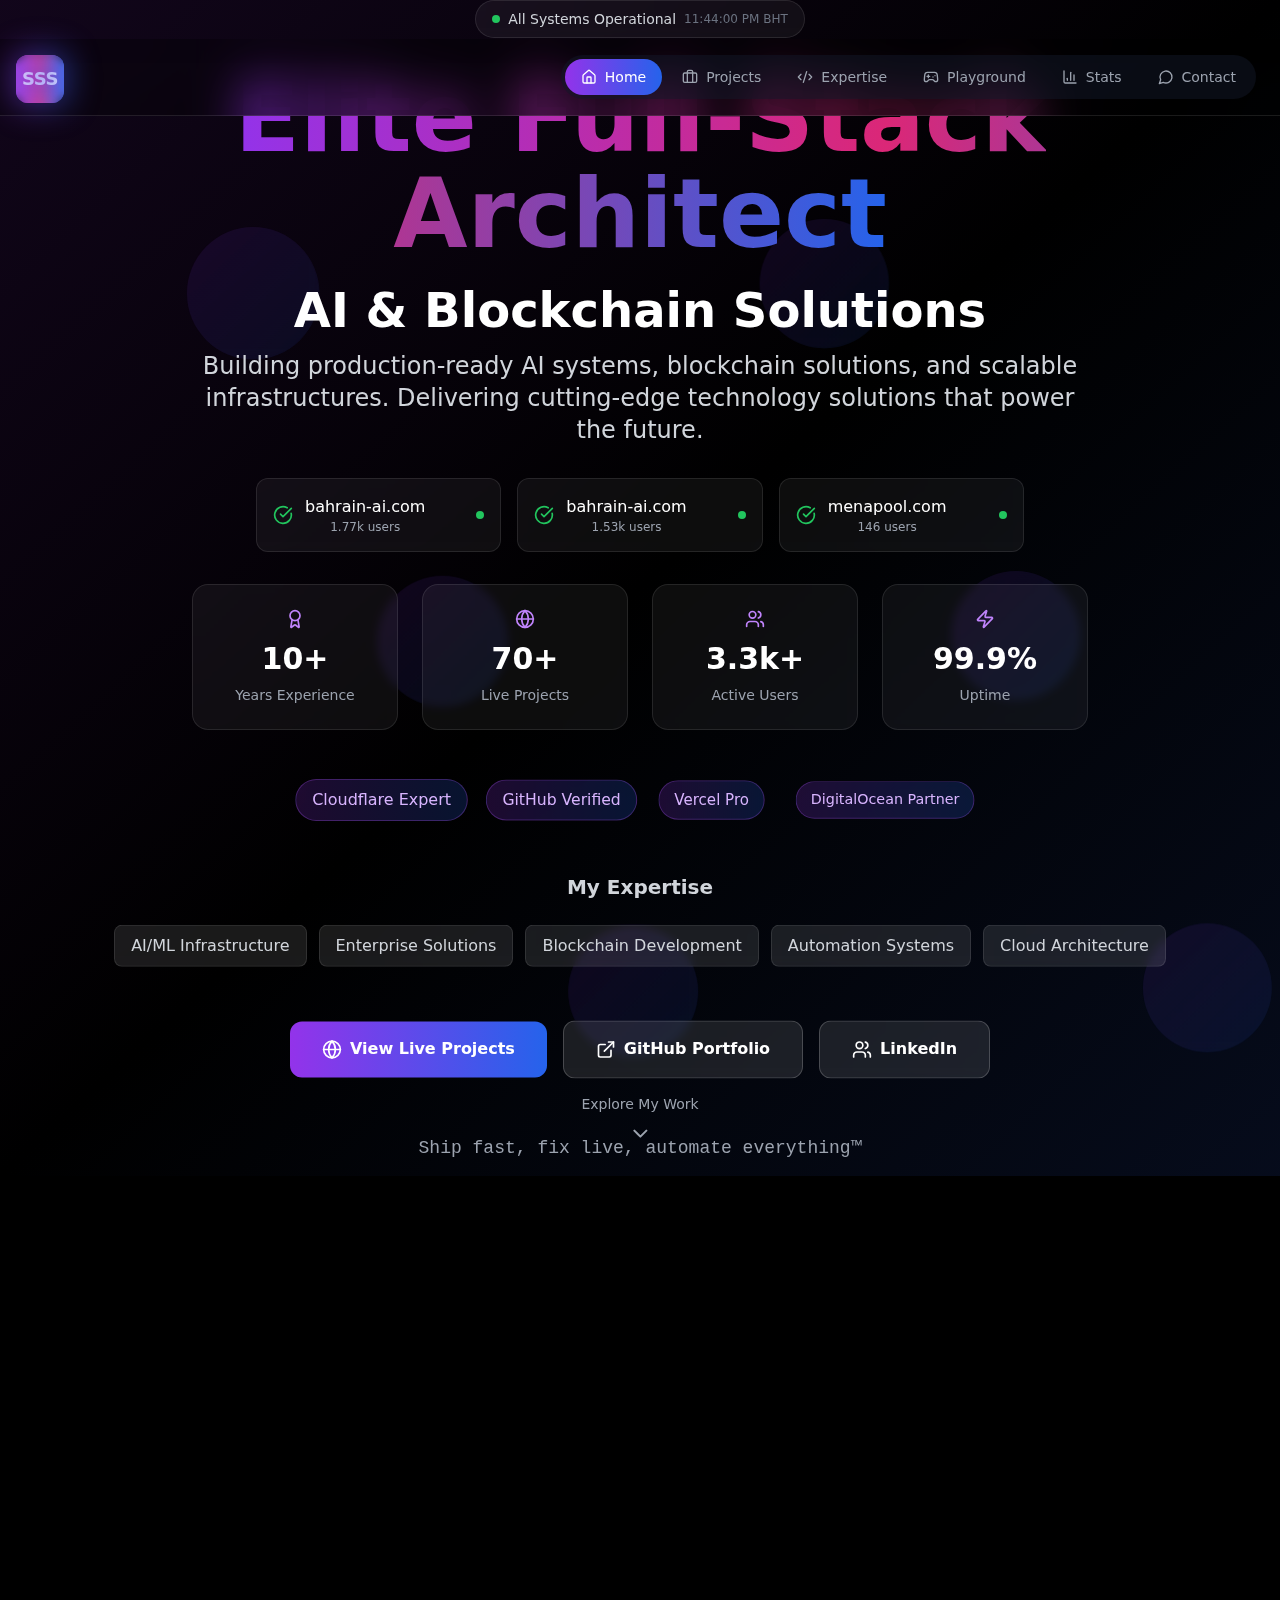
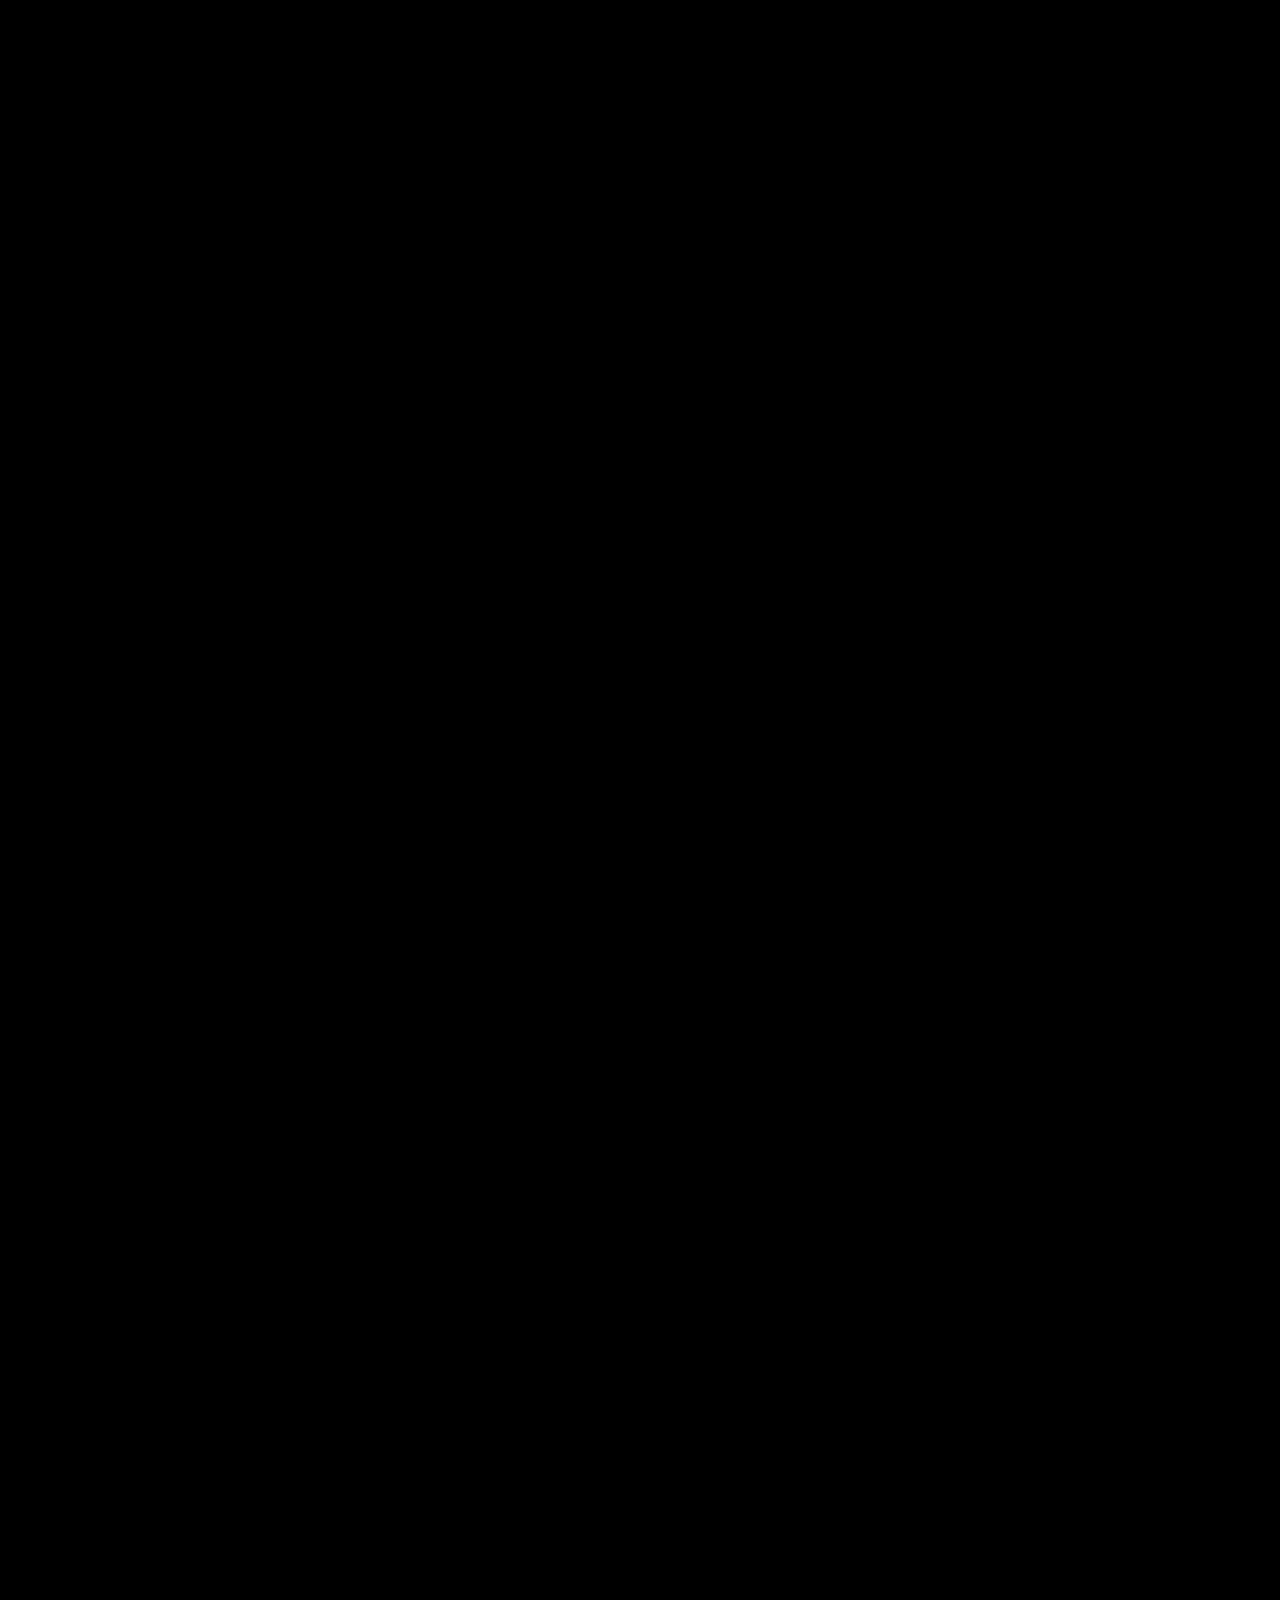
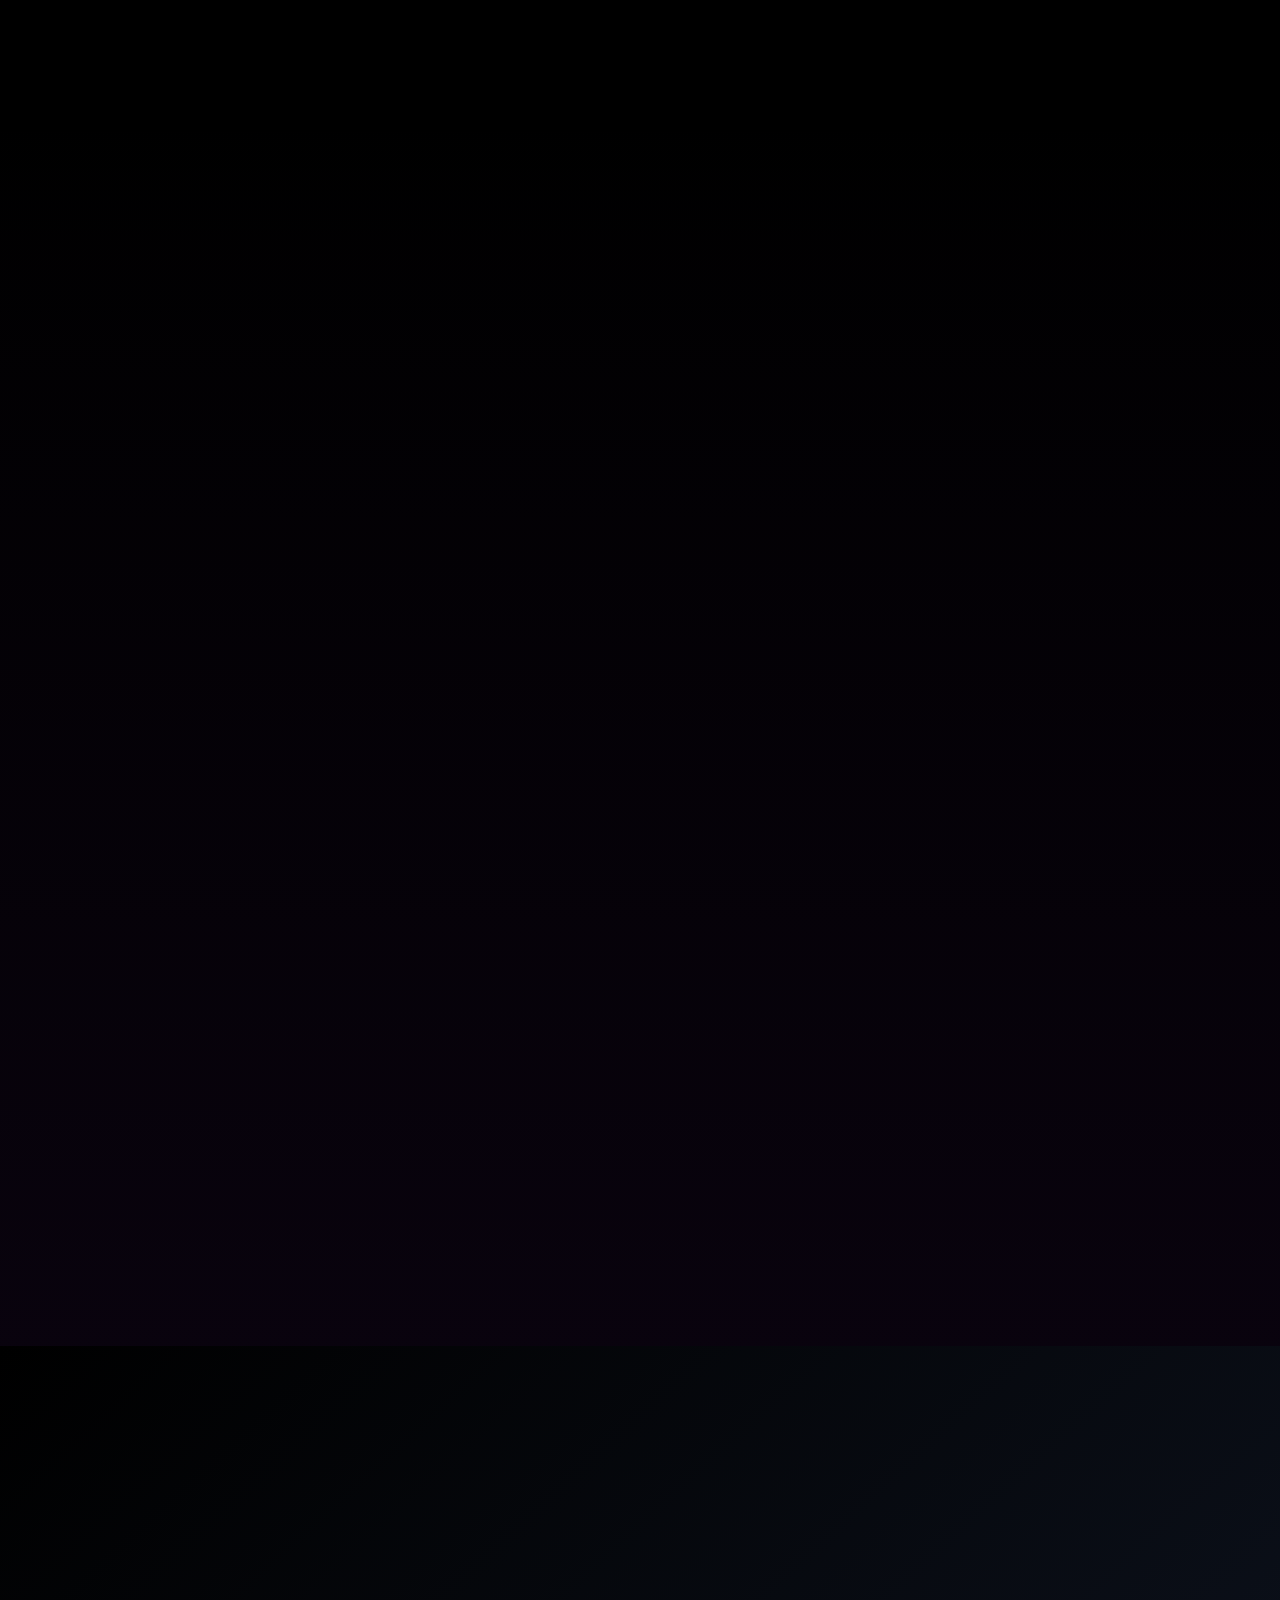
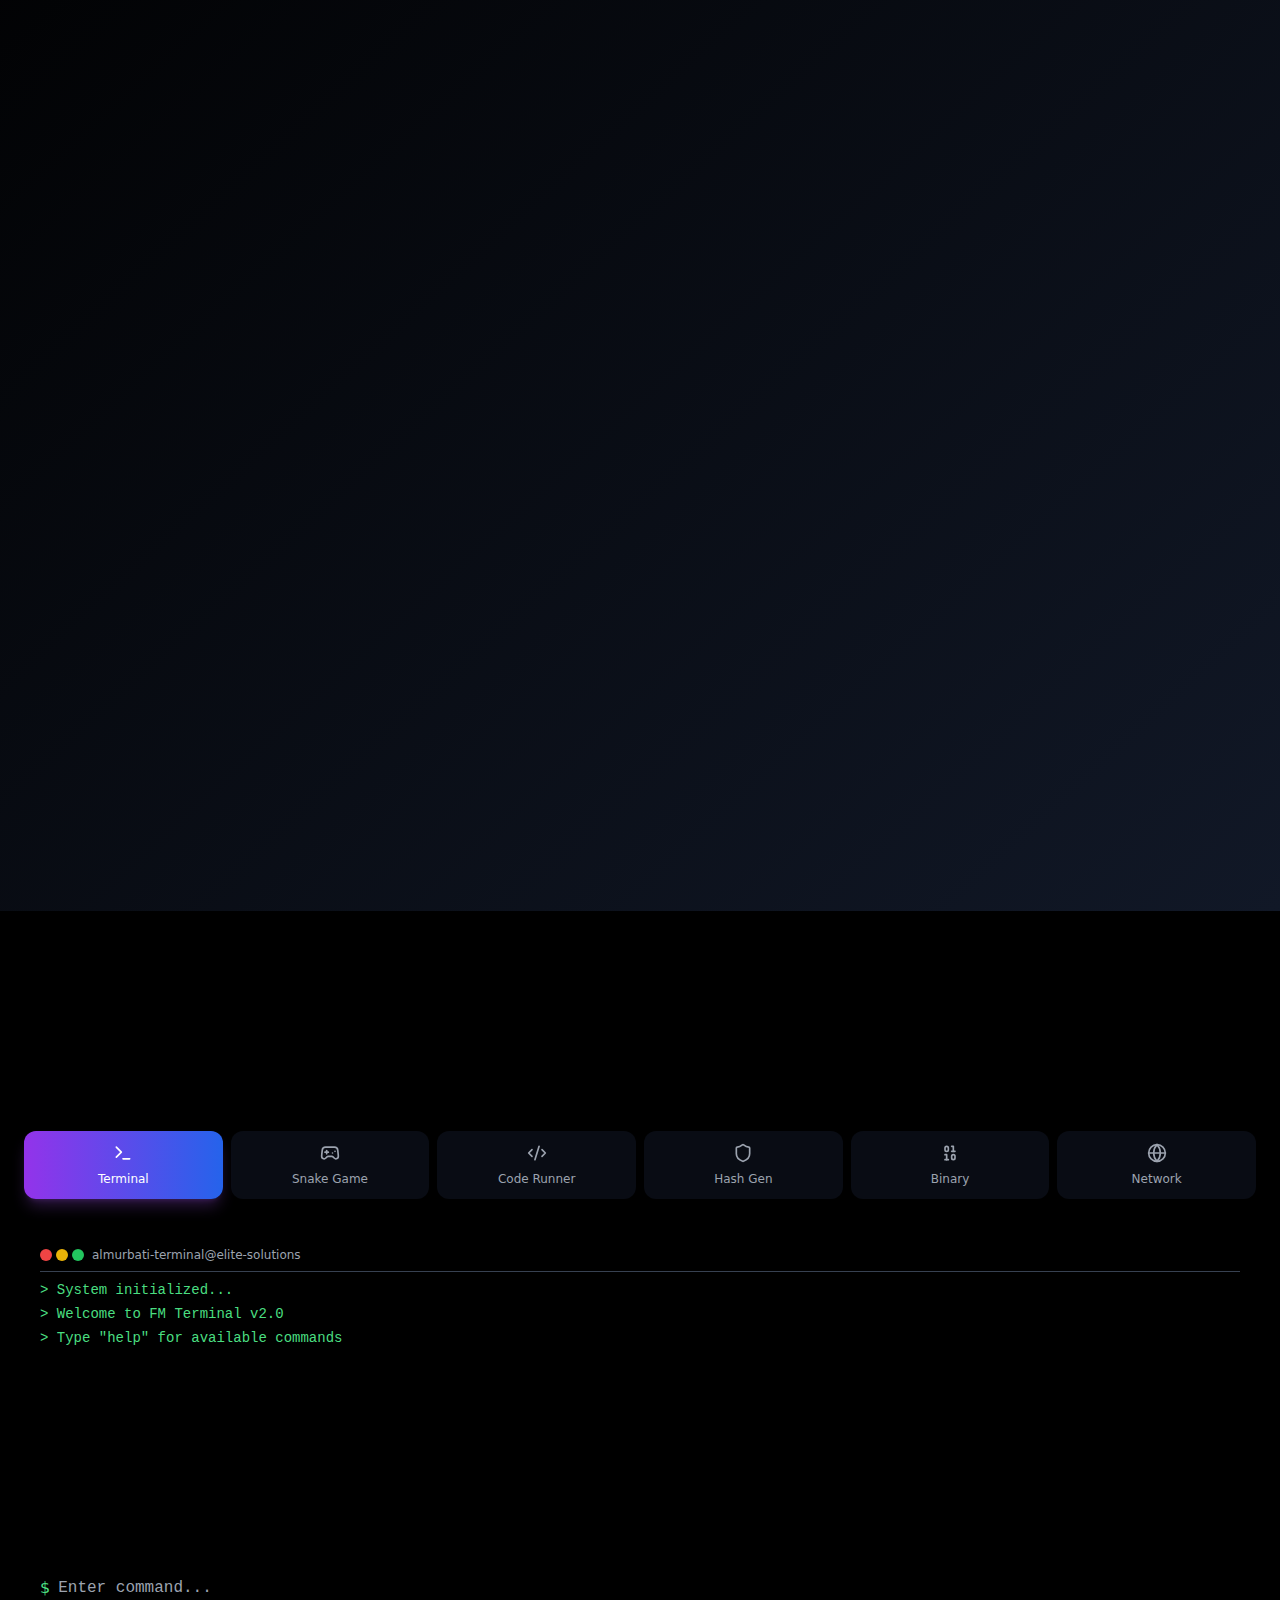
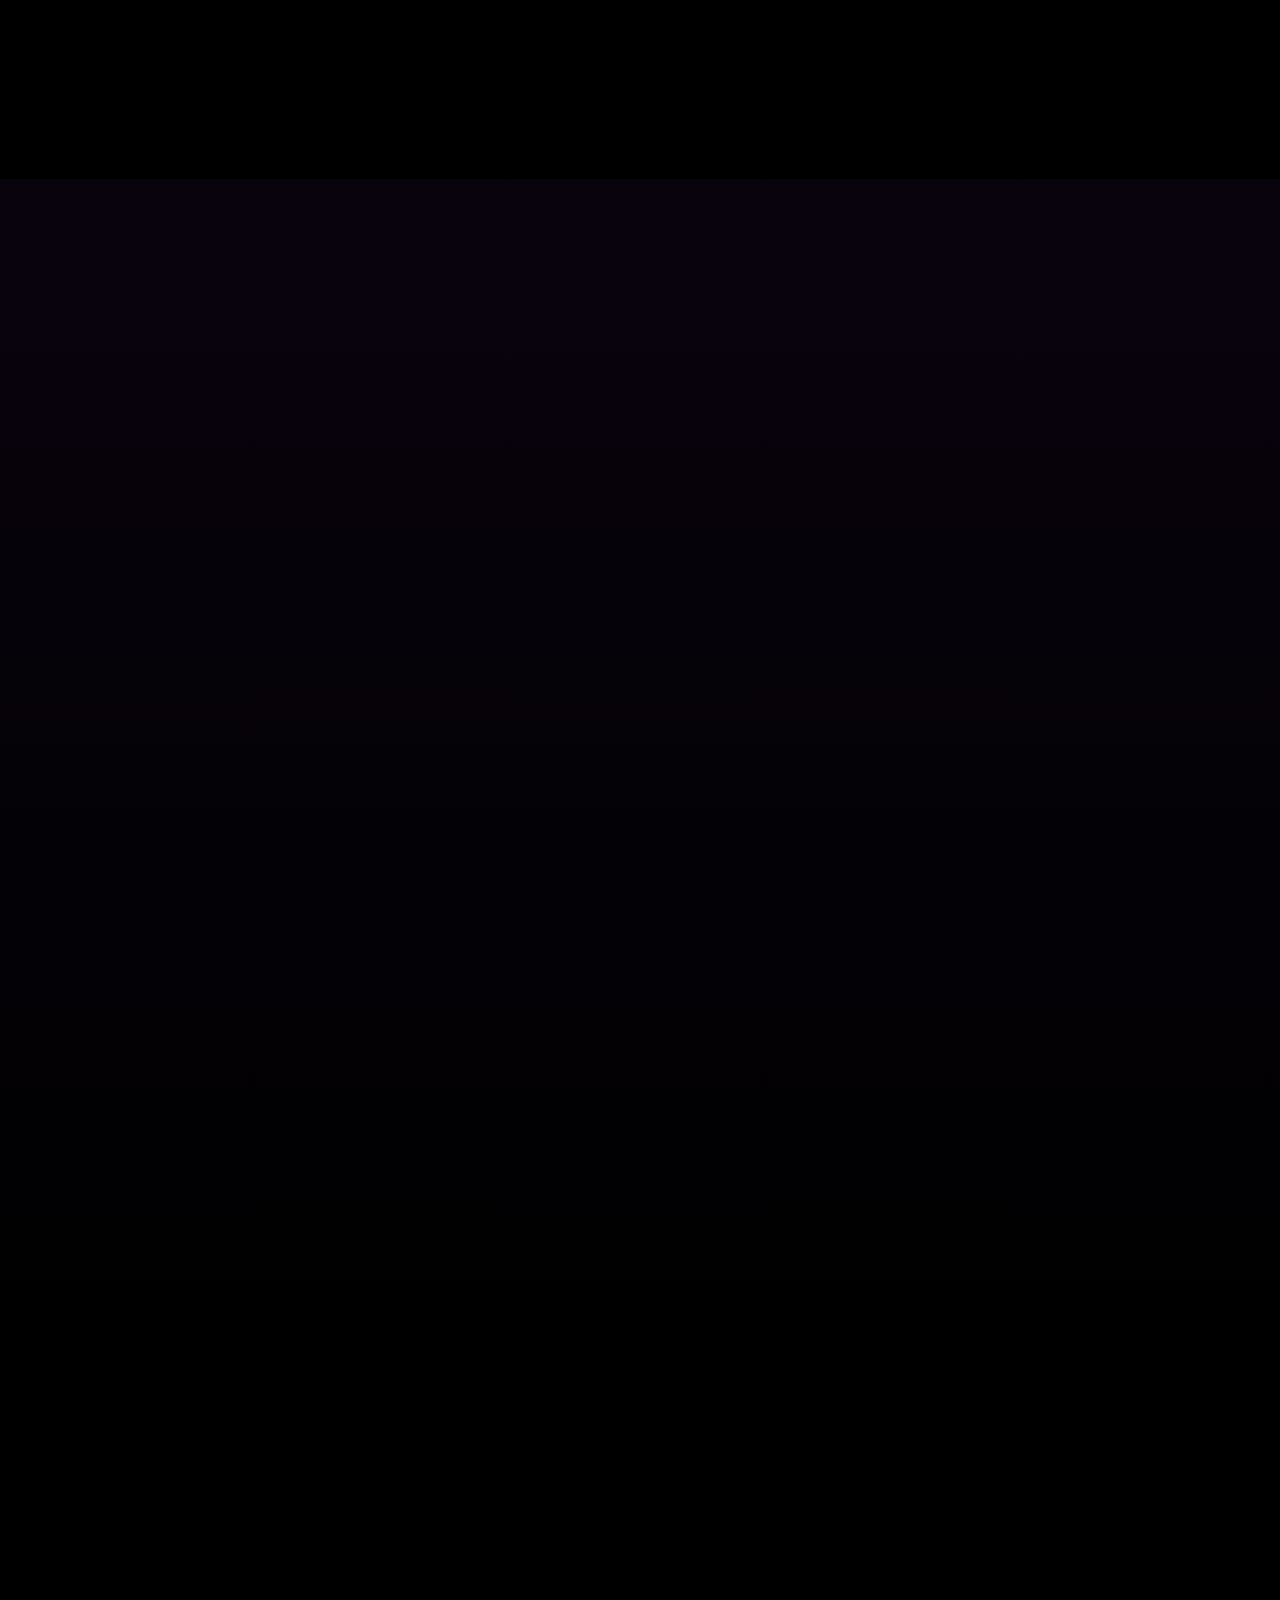
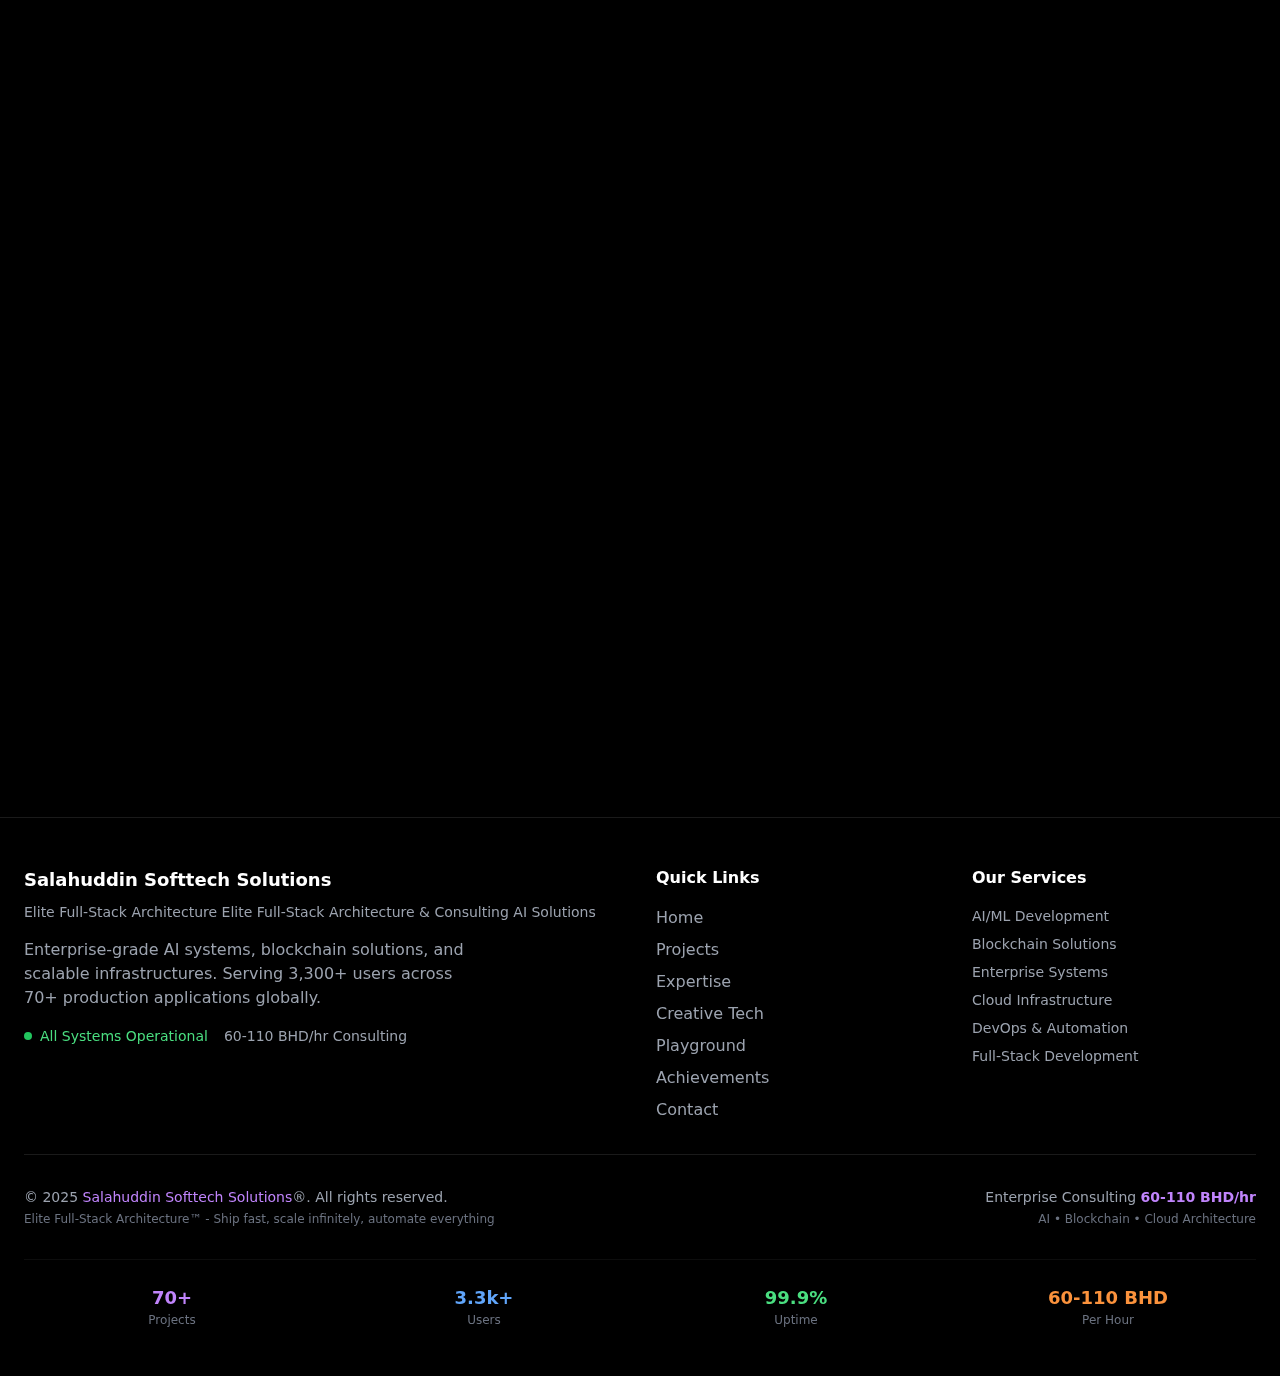
<file: index.html>
<!doctype html>
<html lang="en">
  <head>
    <!-- PWA Meta Tags -->
    <link rel="manifest" href="/manifest.json?v=1.4.0">
    <meta name="theme-color" content="#1e2d4a">
    <link rel="apple-touch-icon" href="/tss-icon-192x192.svg?v=1.4.0">
    <meta name="msapplication-TileColor" content="#1e2d4a">
    <meta name="msapplication-TileImage" content="/tss-icon-192x192.svg?v=1.4.0">
    <!-- End PWA Meta Tags -->
    <meta charset="UTF-8" />
    <link rel="icon" href="/tss-favicon.svg?v=1.4.0" type="image/svg+xml">
    <meta name="viewport" content="width=device-width, initial-scale=1.0" />
    <title>Tech Sierra Solutions - Elite Full-Stack Architecture & AI Solutions</title>
    <meta name="description" content="Enterprise-grade AI systems, blockchain solutions, and scalable infrastructures. Elite Full-Stack Architecture & AI Solutions." />
    <meta name="keywords" content="Tech Sierra Solutions, TechSierra, Full-Stack Architecture, AI Solutions, Blockchain Expert, Bahrain" />
    <meta property="og:title" content="Tech Sierra Solutions - Elite Full-Stack Architecture & AI Solutions" />
    <meta property="og:description" content="Building production-ready AI systems, blockchain solutions, and scalable infrastructures across 70+ projects" />
    <meta property="og:type" content="website" />
    <meta property="og:url" content="https://techsierra.solutions" />
    <meta property="og:image" content="https://techsierra.solutions/tss-icon-512x512.svg" />
    <meta property="og:image:width" content="512" />
    <meta property="og:image:height" content="512" />
    <meta property="og:image:alt" content="Tech Sierra Solutions Logo" />
    <meta name="twitter:card" content="summary_large_image" />
    <meta name="twitter:title" content="Tech Sierra Solutions - Elite Full-Stack Architecture & AI Solutions" />
    <meta name="twitter:description" content="Building production-ready AI systems, blockchain solutions, and scalable infrastructures across 70+ projects" />
    <meta name="twitter:image" content="https://techsierra.solutions/tss-icon-512x512.svg" />
    
    <!-- Force Service Worker Update -->
    <script>
      if ('serviceWorker' in navigator) {
        navigator.serviceWorker.getRegistrations().then(function(registrations) {
          for (let registration of registrations) {
            registration.update(); // Force update
          }
        });
      }
    </script>
    
    <script type="module" crossorigin src="/assets/index-7giOo0kf.js"></script>
    <link rel="stylesheet" crossorigin href="/assets/index-PUCXnAp1.css">
  </head>
  <body>
    <div id="root"></div>
  </body>
</html>
</file>
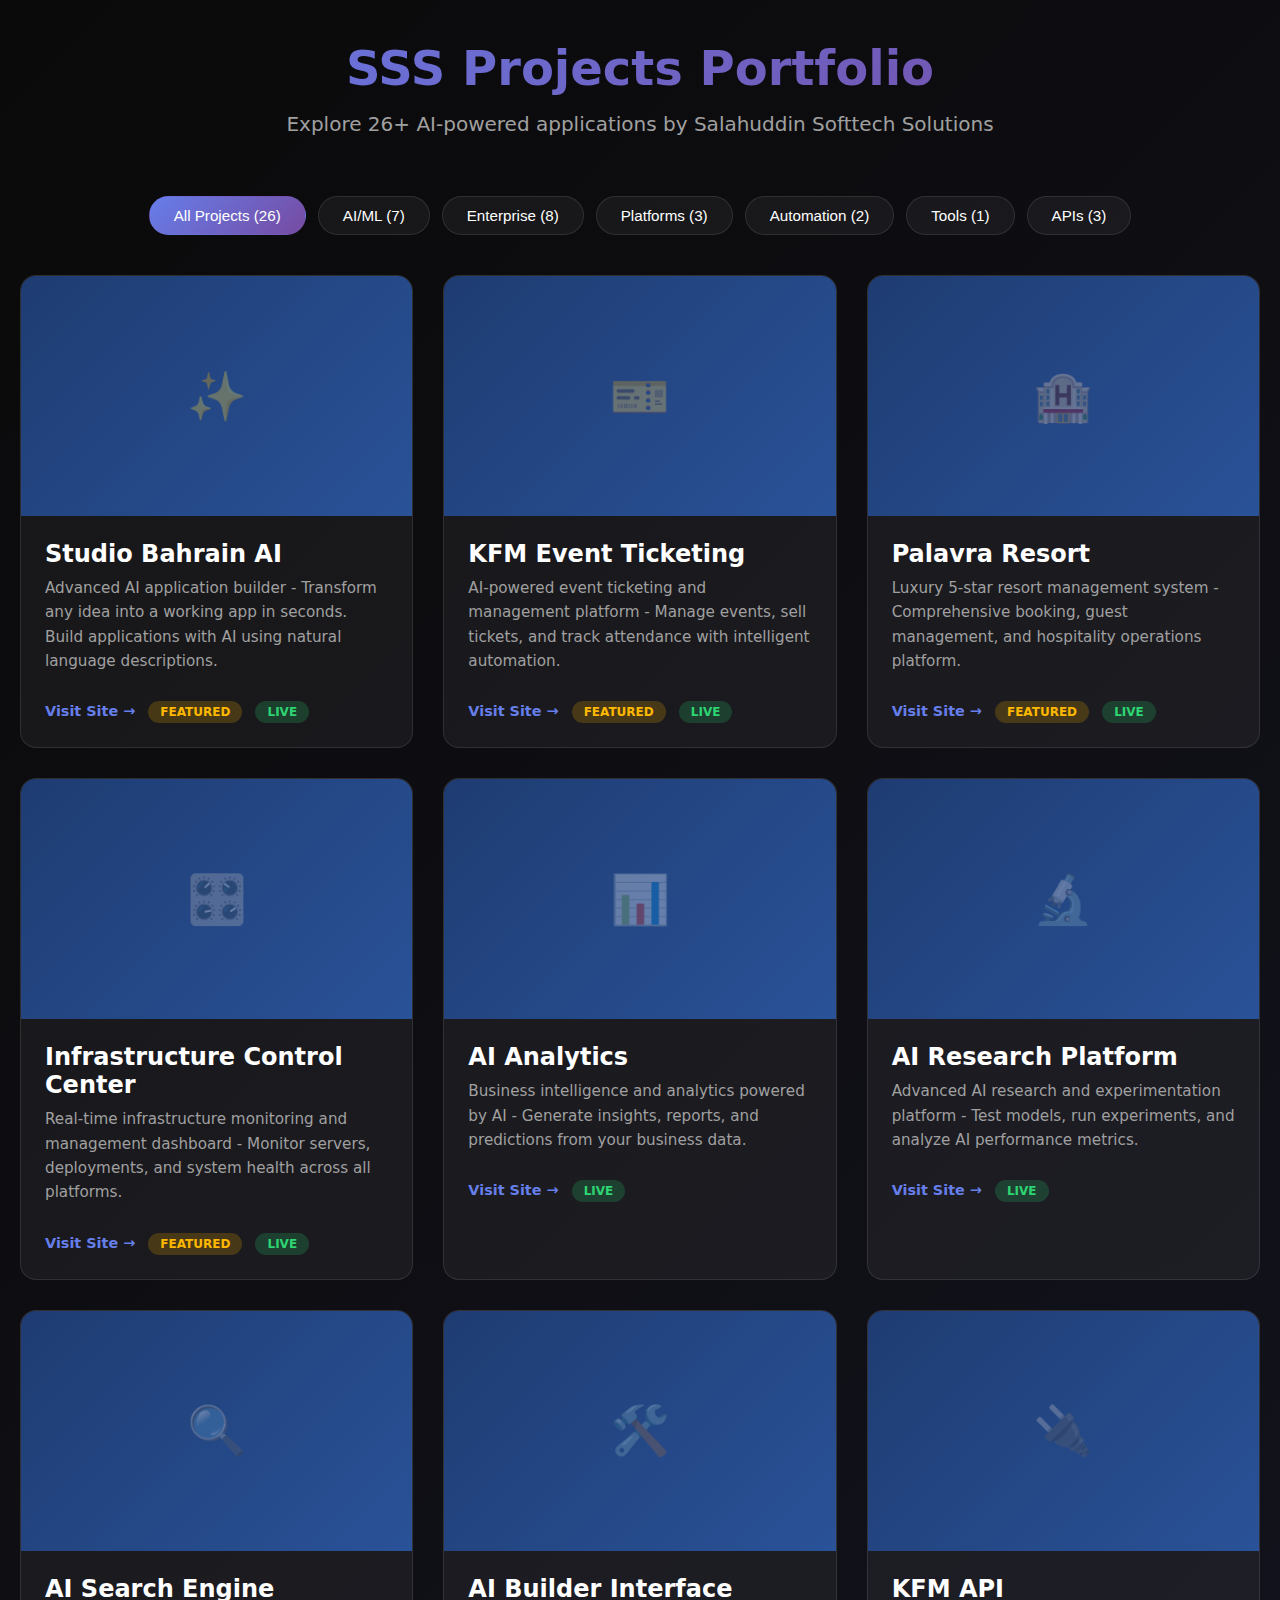
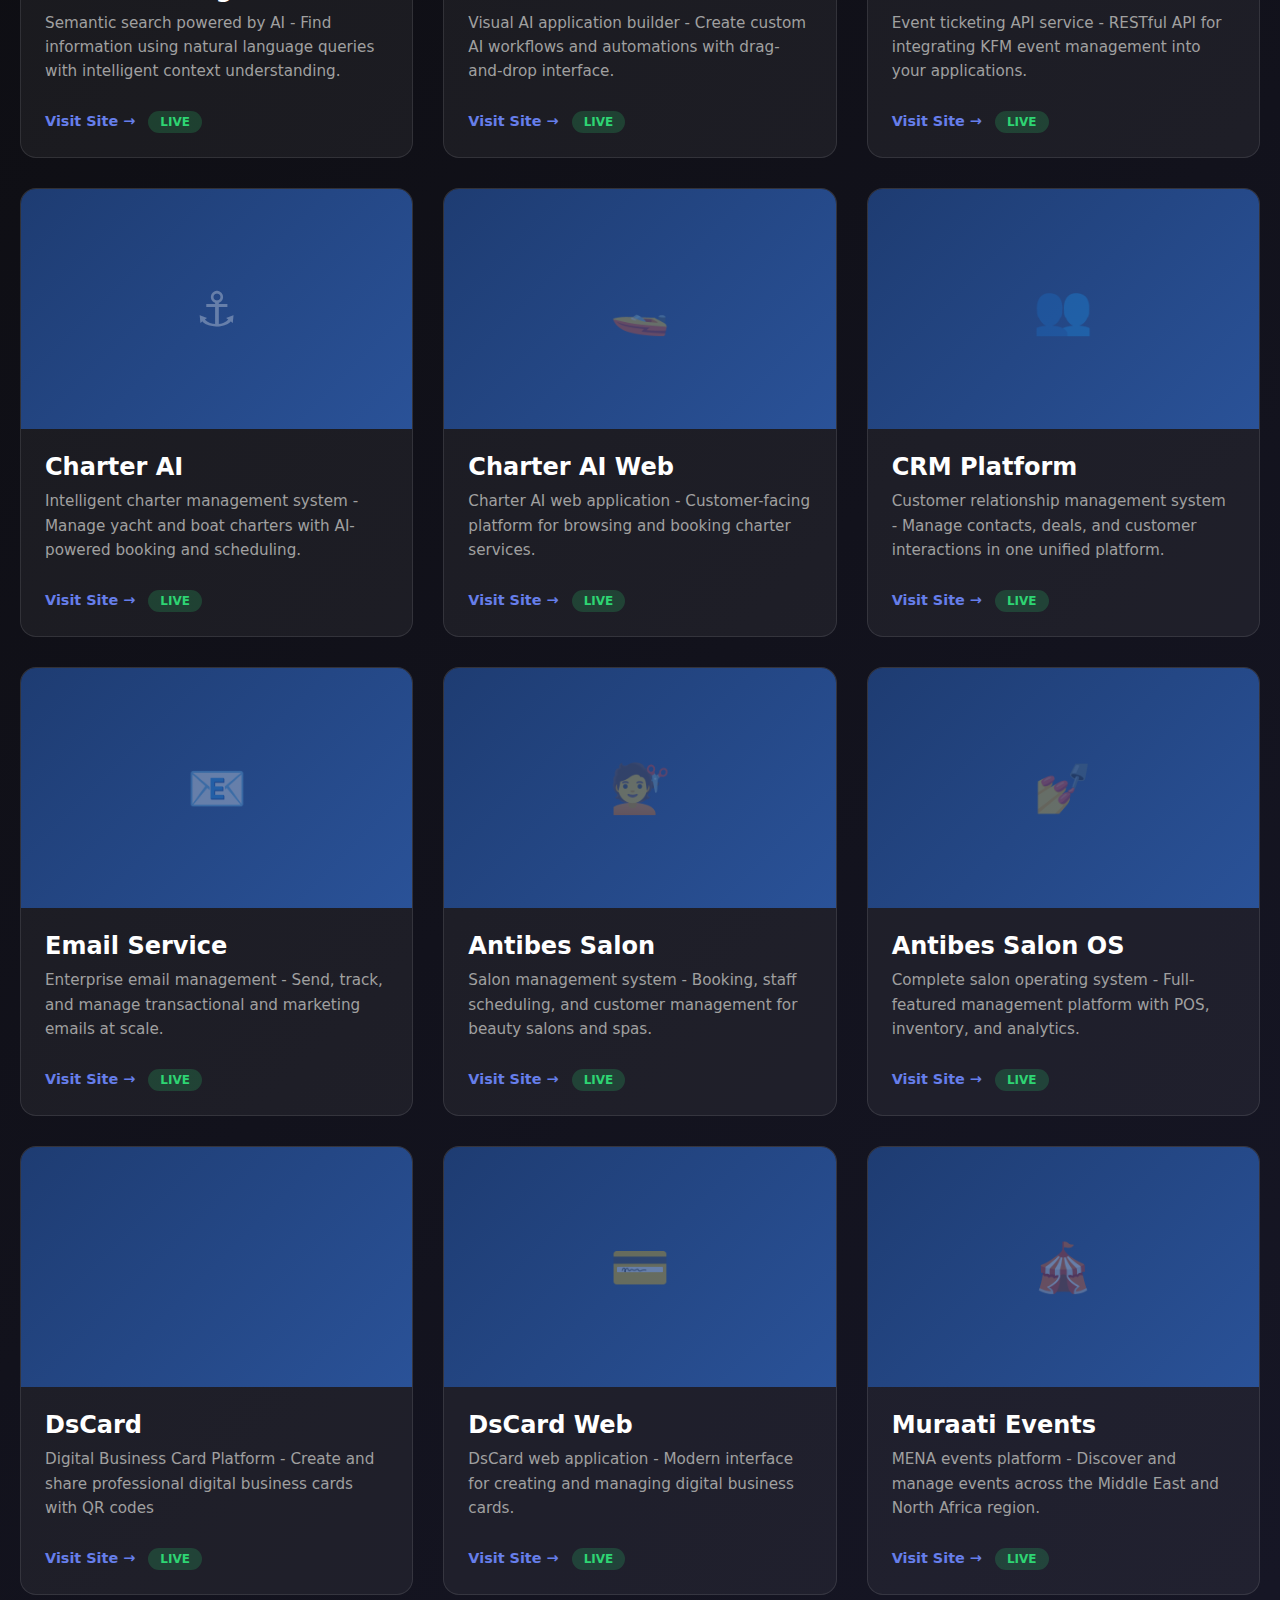
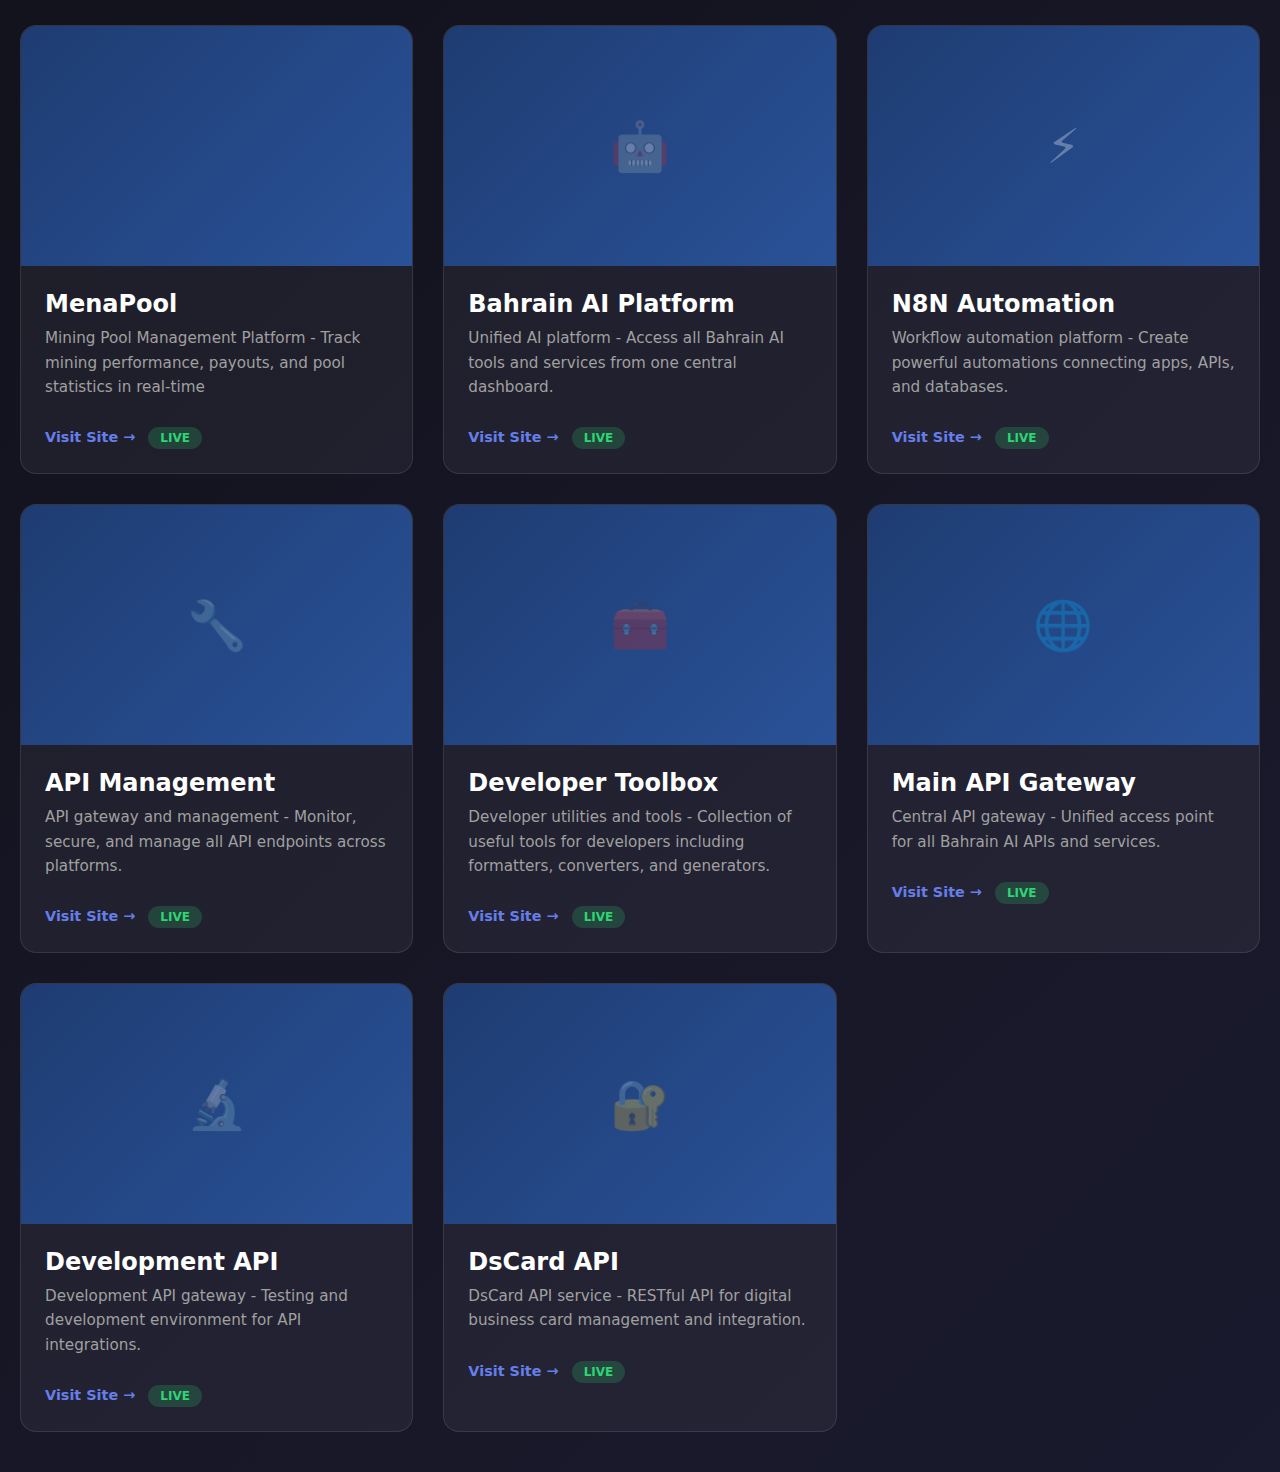
<file: projects-new.html>
<!DOCTYPE html>
<html lang="en">
<head>
    <meta charset="UTF-8">
    <meta name="viewport" content="width=device-width, initial-scale=1.0">
    <link rel="icon" href="/sss-icon-192x192.png" type="image/png">
    <title>SSS Projects Portfolio - Salahuddin Softtech Solutions</title>
    <meta name="description" content="Explore all projects by Salahuddin Softtech Solutions - 70+ AI-powered applications">
    <meta property="og:title" content="SSS Projects Portfolio" />
    <meta property="og:description" content="Explore all projects by Salahuddin Softtech Solutions - 70+ AI-powered applications" />
    <meta property="og:image" content="https://sss.bahrain-ai.com/sss-icon-512x512.png" />
    <meta property="og:type" content="website" />
    <meta property="og:url" content="https://sss.bahrain-ai.com/projects.html" />
    <meta name="twitter:card" content="summary_large_image" />
    <meta name="twitter:title" content="SSS Projects Portfolio" />
    <meta name="twitter:description" content="Explore all projects by Salahuddin Softtech Solutions" />
    <meta name="twitter:image" content="https://sss.bahrain-ai.com/sss-icon-512x512.png" />
    <style>
        * { margin: 0; padding: 0; box-sizing: border-box; }
        body {
            font-family: 'Inter', -apple-system, BlinkMacSystemFont, 'Segoe UI', system-ui, sans-serif;
            background: linear-gradient(135deg, #0a0a0a 0%, #1a1a2e 100%);
            color: #ffffff;
            min-height: 100vh;
            padding: 40px 20px;
        }
        .container { max-width: 1400px; margin: 0 auto; }
        header { text-align: center; margin-bottom: 60px; }
        h1 {
            font-size: 3rem;
            font-weight: 800;
            background: linear-gradient(135deg, #667eea 0%, #764ba2 100%);
            -webkit-background-clip: text;
            -webkit-text-fill-color: transparent;
            background-clip: text;
            margin-bottom: 16px;
        }
        .subtitle { font-size: 1.25rem; color: #a0a0a0; font-weight: 400; }
        .filter-tabs { display: flex; justify-content: center; gap: 12px; margin-bottom: 40px; flex-wrap: wrap; }
        .filter-tab {
            padding: 10px 24px;
            border-radius: 25px;
            background: rgba(255, 255, 255, 0.05);
            border: 1px solid rgba(255, 255, 255, 0.1);
            color: #ffffff;
            cursor: pointer;
            transition: all 0.3s ease;
            font-size: 0.95rem;
            font-weight: 500;
        }
        .filter-tab:hover { background: rgba(102, 126, 234, 0.2); border-color: rgba(102, 126, 234, 0.5); }
        .filter-tab.active { background: linear-gradient(135deg, #667eea 0%, #764ba2 100%); border-color: transparent; }
        .projects-grid {
            display: grid;
            grid-template-columns: repeat(auto-fill, minmax(380px, 1fr));
            gap: 30px;
            margin-top: 40px;
        }
        .project-card {
            background: rgba(255, 255, 255, 0.05);
            border-radius: 16px;
            overflow: hidden;
            border: 1px solid rgba(255, 255, 255, 0.1);
            transition: all 0.3s ease;
            cursor: pointer;
        }
        .project-card:hover {
            transform: translateY(-8px);
            box-shadow: 0 20px 40px rgba(102, 126, 234, 0.4);
            border-color: rgba(102, 126, 234, 0.5);
        }
        .project-preview {
            width: 100%;
            height: 240px;
            background: linear-gradient(135deg, #1e3c72 0%, #2a5298 100%);
            position: relative;
            overflow: hidden;
        }
        .project-preview iframe { width: 100%; height: 100%; border: none; pointer-events: none; transform: scale(1); }
        .project-preview .placeholder {
            display: flex;
            align-items: center;
            justify-content: center;
            height: 100%;
            font-size: 3rem;
            opacity: 0.3;
        }
        .project-info { padding: 24px; }
        .project-title { font-size: 1.5rem; font-weight: 700; margin-bottom: 8px; color: #ffffff; }
        .project-description { color: #a0a0a0; font-size: 0.95rem; line-height: 1.6; margin-bottom: 16px; }
        .project-link {
            display: inline-block;
            color: #667eea;
            text-decoration: none;
            font-weight: 600;
            font-size: 0.9rem;
            transition: color 0.2s;
        }
        .project-link:hover { color: #764ba2; }
        .status-badge {
            display: inline-block;
            padding: 4px 12px;
            border-radius: 12px;
            font-size: 0.75rem;
            font-weight: 600;
            margin-top: 12px;
            margin-left: 8px;
        }
        .status-live { background: rgba(46, 213, 115, 0.2); color: #2ed573; }
        .status-featured { background: rgba(255, 184, 0, 0.2); color: #ffb800; }
        @media (max-width: 768px) {
            .projects-grid { grid-template-columns: 1fr; }
            h1 { font-size: 2rem; }
            .filter-tabs { gap: 8px; }
            .filter-tab { padding: 8px 16px; font-size: 0.85rem; }
        }
    </style>
</head>
<body>
    <div class="container">
        <header>
            <h1>SSS Projects Portfolio</h1>
            <p class="subtitle">Explore 26+ AI-powered applications by Salahuddin Softtech Solutions</p>
        </header>
        <div class="filter-tabs">
            <button class="filter-tab active" data-filter="all">All Projects (26)</button>
            <button class="filter-tab" data-filter="ai">AI/ML (7)</button>
            <button class="filter-tab" data-filter="enterprise">Enterprise (8)</button>
            <button class="filter-tab" data-filter="platforms">Platforms (3)</button>
            <button class="filter-tab" data-filter="automation">Automation (2)</button>
            <button class="filter-tab" data-filter="tools">Tools (1)</button>
            <button class="filter-tab" data-filter="apis">APIs (3)</button>
        </div>
        <div class="projects-grid" id="projectsGrid">
            <div class="project-card" data-category="ai platforms" onclick="window.open('https://studio.bahrain-ai.com', '_blank')">
                <div class="project-preview"><div class="placeholder">✨</div></div>
                <div class="project-info">
                    <h2 class="project-title">Studio Bahrain AI</h2>
                    <p class="project-description">Advanced AI application builder - Transform any idea into a working app in seconds. Build applications with AI using natural language descriptions.</p>
                    <a href="https://studio.bahrain-ai.com" target="_blank" class="project-link" onclick="event.stopPropagation()">Visit Site →</a>
                    <span class="status-badge status-featured">FEATURED</span>
                    <span class="status-badge status-live">LIVE</span>
                </div>
            </div>
            <div class="project-card" data-category="ai platforms" onclick="window.open('https://kfm.bahrain-ai.com', '_blank')">
                <div class="project-preview"><div class="placeholder">🎫</div></div>
                <div class="project-info">
                    <h2 class="project-title">KFM Event Ticketing</h2>
                    <p class="project-description">AI-powered event ticketing and management platform - Manage events, sell tickets, and track attendance with intelligent automation.</p>
                    <a href="https://kfm.bahrain-ai.com" target="_blank" class="project-link" onclick="event.stopPropagation()">Visit Site →</a>
                    <span class="status-badge status-featured">FEATURED</span>
                    <span class="status-badge status-live">LIVE</span>
                </div>
            </div>
            <div class="project-card" data-category="enterprise platforms" onclick="window.open('https://palavra-web.vercel.app', '_blank')">
                <div class="project-preview"><div class="placeholder">🏨</div></div>
                <div class="project-info">
                    <h2 class="project-title">Palavra Resort</h2>
                    <p class="project-description">Luxury 5-star resort management system - Comprehensive booking, guest management, and hospitality operations platform.</p>
                    <a href="https://palavra-web.vercel.app" target="_blank" class="project-link" onclick="event.stopPropagation()">Visit Site →</a>
                    <span class="status-badge status-featured">FEATURED</span>
                    <span class="status-badge status-live">LIVE</span>
                </div>
            </div>
            <div class="project-card" data-category="automation tools" onclick="window.open('https://icc.bahrain-ai.com', '_blank')">
                <div class="project-preview"><div class="placeholder">🎛️</div></div>
                <div class="project-info">
                    <h2 class="project-title">Infrastructure Control Center</h2>
                    <p class="project-description">Real-time infrastructure monitoring and management dashboard - Monitor servers, deployments, and system health across all platforms.</p>
                    <a href="https://icc.bahrain-ai.com" target="_blank" class="project-link" onclick="event.stopPropagation()">Visit Site →</a>
                    <span class="status-badge status-featured">FEATURED</span>
                    <span class="status-badge status-live">LIVE</span>
                </div>
            </div>
            <div class="project-card" data-category="ai" onclick="window.open('https://ai-analytics.bahrain-ai.com', '_blank')">
                <div class="project-preview"><div class="placeholder">📊</div></div>
                <div class="project-info">
                    <h2 class="project-title">AI Analytics</h2>
                    <p class="project-description">Business intelligence and analytics powered by AI - Generate insights, reports, and predictions from your business data.</p>
                    <a href="https://ai-analytics.bahrain-ai.com" target="_blank" class="project-link" onclick="event.stopPropagation()">Visit Site →</a>
                    <span class="status-badge status-live">LIVE</span>
                </div>
            </div>
            <div class="project-card" data-category="ai" onclick="window.open('https://ai-research.bahrain-ai.com', '_blank')">
                <div class="project-preview"><div class="placeholder">🔬</div></div>
                <div class="project-info">
                    <h2 class="project-title">AI Research Platform</h2>
                    <p class="project-description">Advanced AI research and experimentation platform - Test models, run experiments, and analyze AI performance metrics.</p>
                    <a href="https://ai-research.bahrain-ai.com" target="_blank" class="project-link" onclick="event.stopPropagation()">Visit Site →</a>
                    <span class="status-badge status-live">LIVE</span>
                </div>
            </div>
            <div class="project-card" data-category="ai" onclick="window.open('https://ai-search.bahrain-ai.com', '_blank')">
                <div class="project-preview"><div class="placeholder">🔍</div></div>
                <div class="project-info">
                    <h2 class="project-title">AI Search Engine</h2>
                    <p class="project-description">Semantic search powered by AI - Find information using natural language queries with intelligent context understanding.</p>
                    <a href="https://ai-search.bahrain-ai.com" target="_blank" class="project-link" onclick="event.stopPropagation()">Visit Site →</a>
                    <span class="status-badge status-live">LIVE</span>
                </div>
            </div>
            <div class="project-card" data-category="ai" onclick="window.open('https://ai-builder.bahrain-ai.com', '_blank')">
                <div class="project-preview"><div class="placeholder">🛠️</div></div>
                <div class="project-info">
                    <h2 class="project-title">AI Builder Interface</h2>
                    <p class="project-description">Visual AI application builder - Create custom AI workflows and automations with drag-and-drop interface.</p>
                    <a href="https://ai-builder.bahrain-ai.com" target="_blank" class="project-link" onclick="event.stopPropagation()">Visit Site →</a>
                    <span class="status-badge status-live">LIVE</span>
                </div>
            </div>
            <div class="project-card" data-category="ai apis" onclick="window.open('https://api.kfm.bahrain-ai.com', '_blank')">
                <div class="project-preview"><div class="placeholder">🔌</div></div>
                <div class="project-info">
                    <h2 class="project-title">KFM API</h2>
                    <p class="project-description">Event ticketing API service - RESTful API for integrating KFM event management into your applications.</p>
                    <a href="https://api.kfm.bahrain-ai.com" target="_blank" class="project-link" onclick="event.stopPropagation()">Visit Site →</a>
                    <span class="status-badge status-live">LIVE</span>
                </div>
            </div>
            <div class="project-card" data-category="enterprise" onclick="window.open('https://charter-ai.bahrain-ai.com', '_blank')">
                <div class="project-preview"><div class="placeholder">⚓</div></div>
                <div class="project-info">
                    <h2 class="project-title">Charter AI</h2>
                    <p class="project-description">Intelligent charter management system - Manage yacht and boat charters with AI-powered booking and scheduling.</p>
                    <a href="https://charter-ai.bahrain-ai.com" target="_blank" class="project-link" onclick="event.stopPropagation()">Visit Site →</a>
                    <span class="status-badge status-live">LIVE</span>
                </div>
            </div>
            <div class="project-card" data-category="enterprise" onclick="window.open('https://charter-ai-webapp.vercel.app', '_blank')">
                <div class="project-preview"><div class="placeholder">🚤</div></div>
                <div class="project-info">
                    <h2 class="project-title">Charter AI Web</h2>
                    <p class="project-description">Charter AI web application - Customer-facing platform for browsing and booking charter services.</p>
                    <a href="https://charter-ai-webapp.vercel.app" target="_blank" class="project-link" onclick="event.stopPropagation()">Visit Site →</a>
                    <span class="status-badge status-live">LIVE</span>
                </div>
            </div>
            <div class="project-card" data-category="enterprise" onclick="window.open('https://crm.bahrain-ai.com', '_blank')">
                <div class="project-preview"><div class="placeholder">👥</div></div>
                <div class="project-info">
                    <h2 class="project-title">CRM Platform</h2>
                    <p class="project-description">Customer relationship management system - Manage contacts, deals, and customer interactions in one unified platform.</p>
                    <a href="https://crm.bahrain-ai.com" target="_blank" class="project-link" onclick="event.stopPropagation()">Visit Site →</a>
                    <span class="status-badge status-live">LIVE</span>
                </div>
            </div>
            <div class="project-card" data-category="enterprise" onclick="window.open('https://email.bahrain-ai.com', '_blank')">
                <div class="project-preview"><div class="placeholder">📧</div></div>
                <div class="project-info">
                    <h2 class="project-title">Email Service</h2>
                    <p class="project-description">Enterprise email management - Send, track, and manage transactional and marketing emails at scale.</p>
                    <a href="https://email.bahrain-ai.com" target="_blank" class="project-link" onclick="event.stopPropagation()">Visit Site →</a>
                    <span class="status-badge status-live">LIVE</span>
                </div>
            </div>
            <div class="project-card" data-category="enterprise" onclick="window.open('https://antibes-salon.bahrain-ai.com', '_blank')">
                <div class="project-preview"><div class="placeholder">💇</div></div>
                <div class="project-info">
                    <h2 class="project-title">Antibes Salon</h2>
                    <p class="project-description">Salon management system - Booking, staff scheduling, and customer management for beauty salons and spas.</p>
                    <a href="https://antibes-salon.bahrain-ai.com" target="_blank" class="project-link" onclick="event.stopPropagation()">Visit Site →</a>
                    <span class="status-badge status-live">LIVE</span>
                </div>
            </div>
            <div class="project-card" data-category="enterprise" onclick="window.open('https://antibes-salon-os.vercel.app', '_blank')">
                <div class="project-preview"><div class="placeholder">💅</div></div>
                <div class="project-info">
                    <h2 class="project-title">Antibes Salon OS</h2>
                    <p class="project-description">Complete salon operating system - Full-featured management platform with POS, inventory, and analytics.</p>
                    <a href="https://antibes-salon-os.vercel.app" target="_blank" class="project-link" onclick="event.stopPropagation()">Visit Site →</a>
                    <span class="status-badge status-live">LIVE</span>
                </div>
            </div>
            <div class="project-card" data-category="enterprise" onclick="window.open('https://dscard.salahuddinss.com.bh', '_blank')">
                <div class="project-preview"><iframe src="https://dscard.salahuddinss.com.bh" loading="lazy"></iframe></div>
                <div class="project-info">
                    <h2 class="project-title">DsCard</h2>
                    <p class="project-description">Digital Business Card Platform - Create and share professional digital business cards with QR codes</p>
                    <a href="https://dscard.salahuddinss.com.bh" target="_blank" class="project-link" onclick="event.stopPropagation()">Visit Site →</a>
                    <span class="status-badge status-live">LIVE</span>
                </div>
            </div>
            <div class="project-card" data-category="enterprise" onclick="window.open('https://dscard-web.vercel.app', '_blank')">
                <div class="project-preview"><div class="placeholder">💳</div></div>
                <div class="project-info">
                    <h2 class="project-title">DsCard Web</h2>
                    <p class="project-description">DsCard web application - Modern interface for creating and managing digital business cards.</p>
                    <a href="https://dscard-web.vercel.app" target="_blank" class="project-link" onclick="event.stopPropagation()">Visit Site →</a>
                    <span class="status-badge status-live">LIVE</span>
                </div>
            </div>
            <div class="project-card" data-category="platforms" onclick="window.open('https://app.muraati.ai', '_blank')">
                <div class="project-preview"><div class="placeholder">🎪</div></div>
                <div class="project-info">
                    <h2 class="project-title">Muraati Events</h2>
                    <p class="project-description">MENA events platform - Discover and manage events across the Middle East and North Africa region.</p>
                    <a href="https://app.muraati.ai" target="_blank" class="project-link" onclick="event.stopPropagation()">Visit Site →</a>
                    <span class="status-badge status-live">LIVE</span>
                </div>
            </div>
            <div class="project-card" data-category="platforms" onclick="window.open('https://app.menapool.com', '_blank')">
                <div class="project-preview"><iframe src="https://app.menapool.com" loading="lazy"></iframe></div>
                <div class="project-info">
                    <h2 class="project-title">MenaPool</h2>
                    <p class="project-description">Mining Pool Management Platform - Track mining performance, payouts, and pool statistics in real-time</p>
                    <a href="https://app.menapool.com" target="_blank" class="project-link" onclick="event.stopPropagation()">Visit Site →</a>
                    <span class="status-badge status-live">LIVE</span>
                </div>
            </div>
            <div class="project-card" data-category="platforms" onclick="window.open('https://platform.bahrain-ai.com', '_blank')">
                <div class="project-preview"><div class="placeholder">🤖</div></div>
                <div class="project-info">
                    <h2 class="project-title">Bahrain AI Platform</h2>
                    <p class="project-description">Unified AI platform - Access all Bahrain AI tools and services from one central dashboard.</p>
                    <a href="https://platform.bahrain-ai.com" target="_blank" class="project-link" onclick="event.stopPropagation()">Visit Site →</a>
                    <span class="status-badge status-live">LIVE</span>
                </div>
            </div>
            <div class="project-card" data-category="automation" onclick="window.open('https://n8n.bahrain-ai.com', '_blank')">
                <div class="project-preview"><div class="placeholder">⚡</div></div>
                <div class="project-info">
                    <h2 class="project-title">N8N Automation</h2>
                    <p class="project-description">Workflow automation platform - Create powerful automations connecting apps, APIs, and databases.</p>
                    <a href="https://n8n.bahrain-ai.com" target="_blank" class="project-link" onclick="event.stopPropagation()">Visit Site →</a>
                    <span class="status-badge status-live">LIVE</span>
                </div>
            </div>
            <div class="project-card" data-category="automation apis" onclick="window.open('https://api-manager.bahrain-ai.com', '_blank')">
                <div class="project-preview"><div class="placeholder">🔧</div></div>
                <div class="project-info">
                    <h2 class="project-title">API Management</h2>
                    <p class="project-description">API gateway and management - Monitor, secure, and manage all API endpoints across platforms.</p>
                    <a href="https://api-manager.bahrain-ai.com" target="_blank" class="project-link" onclick="event.stopPropagation()">Visit Site →</a>
                    <span class="status-badge status-live">LIVE</span>
                </div>
            </div>
            <div class="project-card" data-category="tools" onclick="window.open('https://toolbox.bahrain-ai.com', '_blank')">
                <div class="project-preview"><div class="placeholder">🧰</div></div>
                <div class="project-info">
                    <h2 class="project-title">Developer Toolbox</h2>
                    <p class="project-description">Developer utilities and tools - Collection of useful tools for developers including formatters, converters, and generators.</p>
                    <a href="https://toolbox.bahrain-ai.com" target="_blank" class="project-link" onclick="event.stopPropagation()">Visit Site →</a>
                    <span class="status-badge status-live">LIVE</span>
                </div>
            </div>
            <div class="project-card" data-category="apis" onclick="window.open('https://api.bahrain-ai.com', '_blank')">
                <div class="project-preview"><div class="placeholder">🌐</div></div>
                <div class="project-info">
                    <h2 class="project-title">Main API Gateway</h2>
                    <p class="project-description">Central API gateway - Unified access point for all Bahrain AI APIs and services.</p>
                    <a href="https://api.bahrain-ai.com" target="_blank" class="project-link" onclick="event.stopPropagation()">Visit Site →</a>
                    <span class="status-badge status-live">LIVE</span>
                </div>
            </div>
            <div class="project-card" data-category="apis" onclick="window.open('https://api-dev.bahrain-ai.com', '_blank')">
                <div class="project-preview"><div class="placeholder">🔬</div></div>
                <div class="project-info">
                    <h2 class="project-title">Development API</h2>
                    <p class="project-description">Development API gateway - Testing and development environment for API integrations.</p>
                    <a href="https://api-dev.bahrain-ai.com" target="_blank" class="project-link" onclick="event.stopPropagation()">Visit Site →</a>
                    <span class="status-badge status-live">LIVE</span>
                </div>
            </div>
            <div class="project-card" data-category="apis" onclick="window.open('https://api.dscard.salahuddinss.com.bh', '_blank')">
                <div class="project-preview"><div class="placeholder">🔐</div></div>
                <div class="project-info">
                    <h2 class="project-title">DsCard API</h2>
                    <p class="project-description">DsCard API service - RESTful API for digital business card management and integration.</p>
                    <a href="https://api.dscard.salahuddinss.com.bh" target="_blank" class="project-link" onclick="event.stopPropagation()">Visit Site →</a>
                    <span class="status-badge status-live">LIVE</span>
                </div>
            </div>
        </div>
    </div>
    <script>
        const filterTabs = document.querySelectorAll('.filter-tab');
        const projectCards = document.querySelectorAll('.project-card');
        filterTabs.forEach(tab => {
            tab.addEventListener('click', () => {
                filterTabs.forEach(t => t.classList.remove('active'));
                tab.classList.add('active');
                const filter = tab.getAttribute('data-filter');
                projectCards.forEach(card => {
                    if (filter === 'all') {
                        card.style.display = 'block';
                    } else {
                        const categories = card.getAttribute('data-category');
                        if (categories.includes(filter)) {
                            card.style.display = 'block';
                        } else {
                            card.style.display = 'none';
                        }
                    }
                });
            });
        });
    </script>
</body>
</html>
</file>
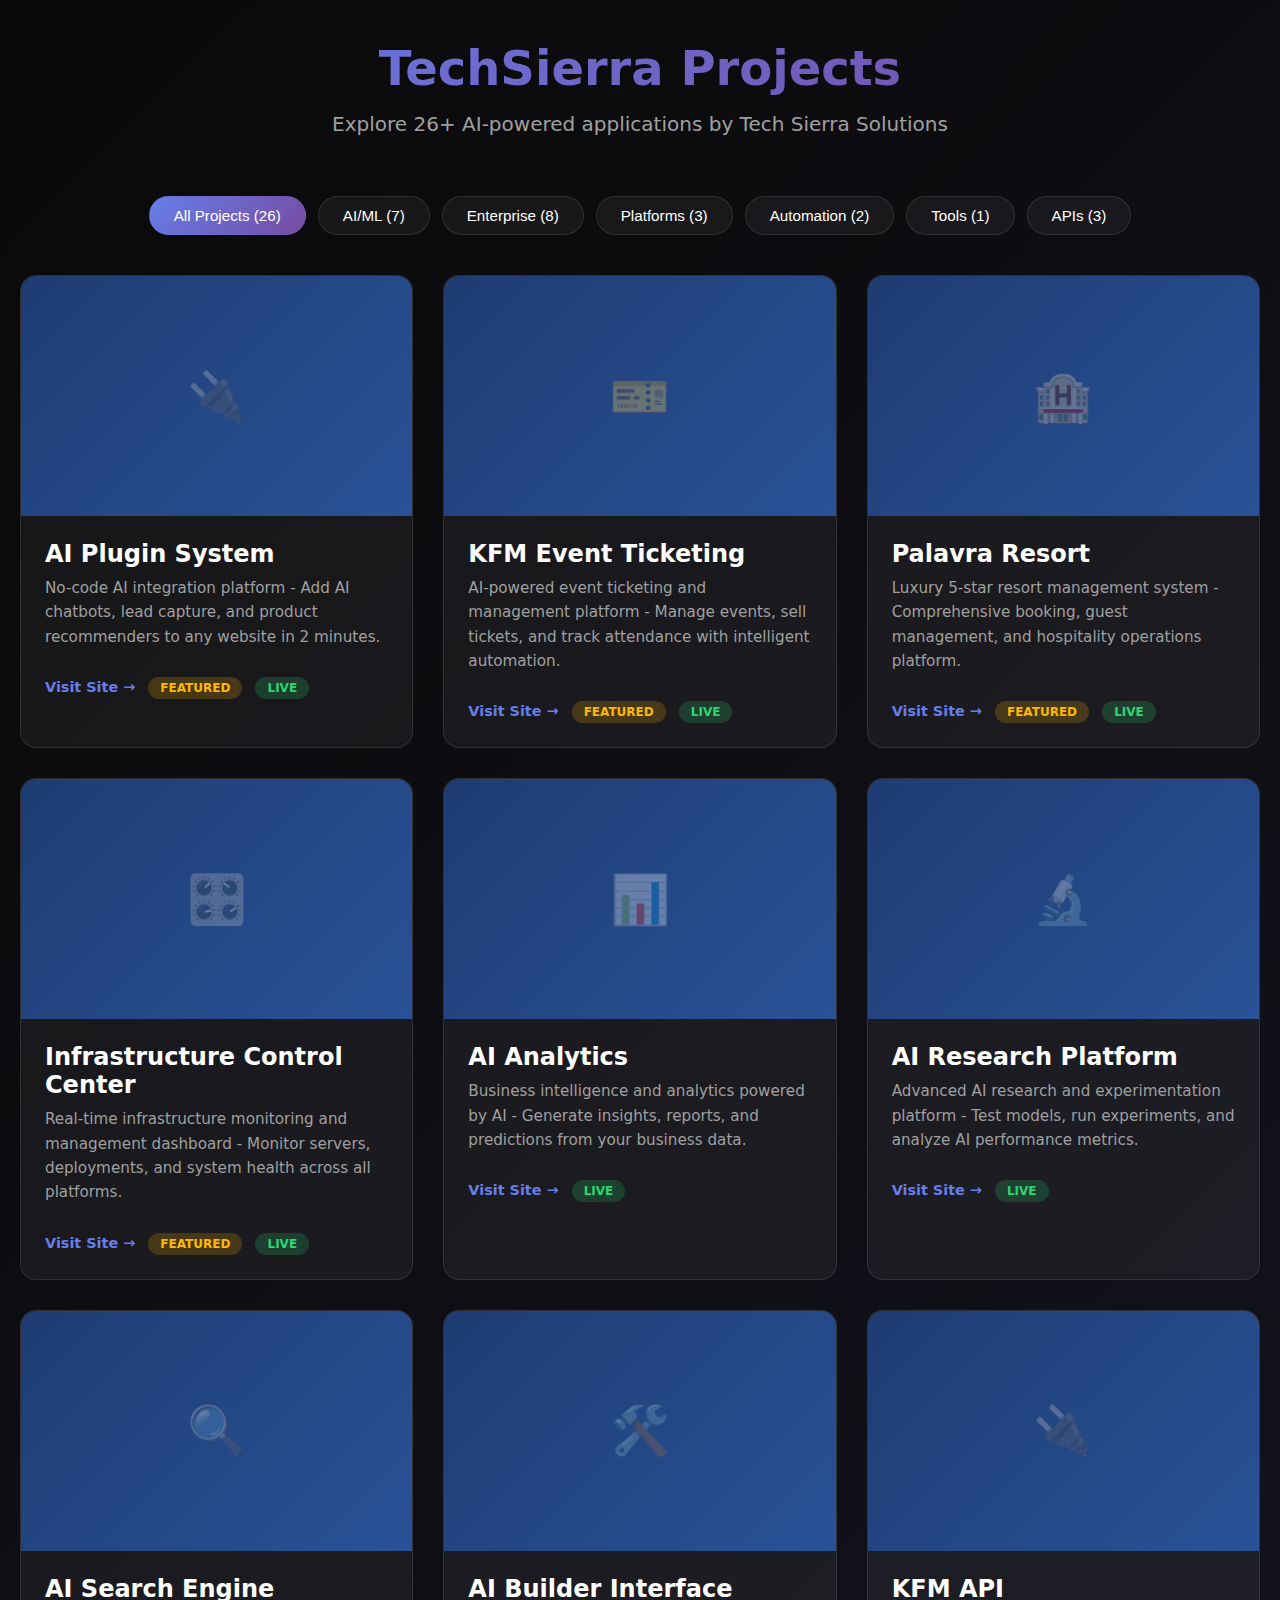
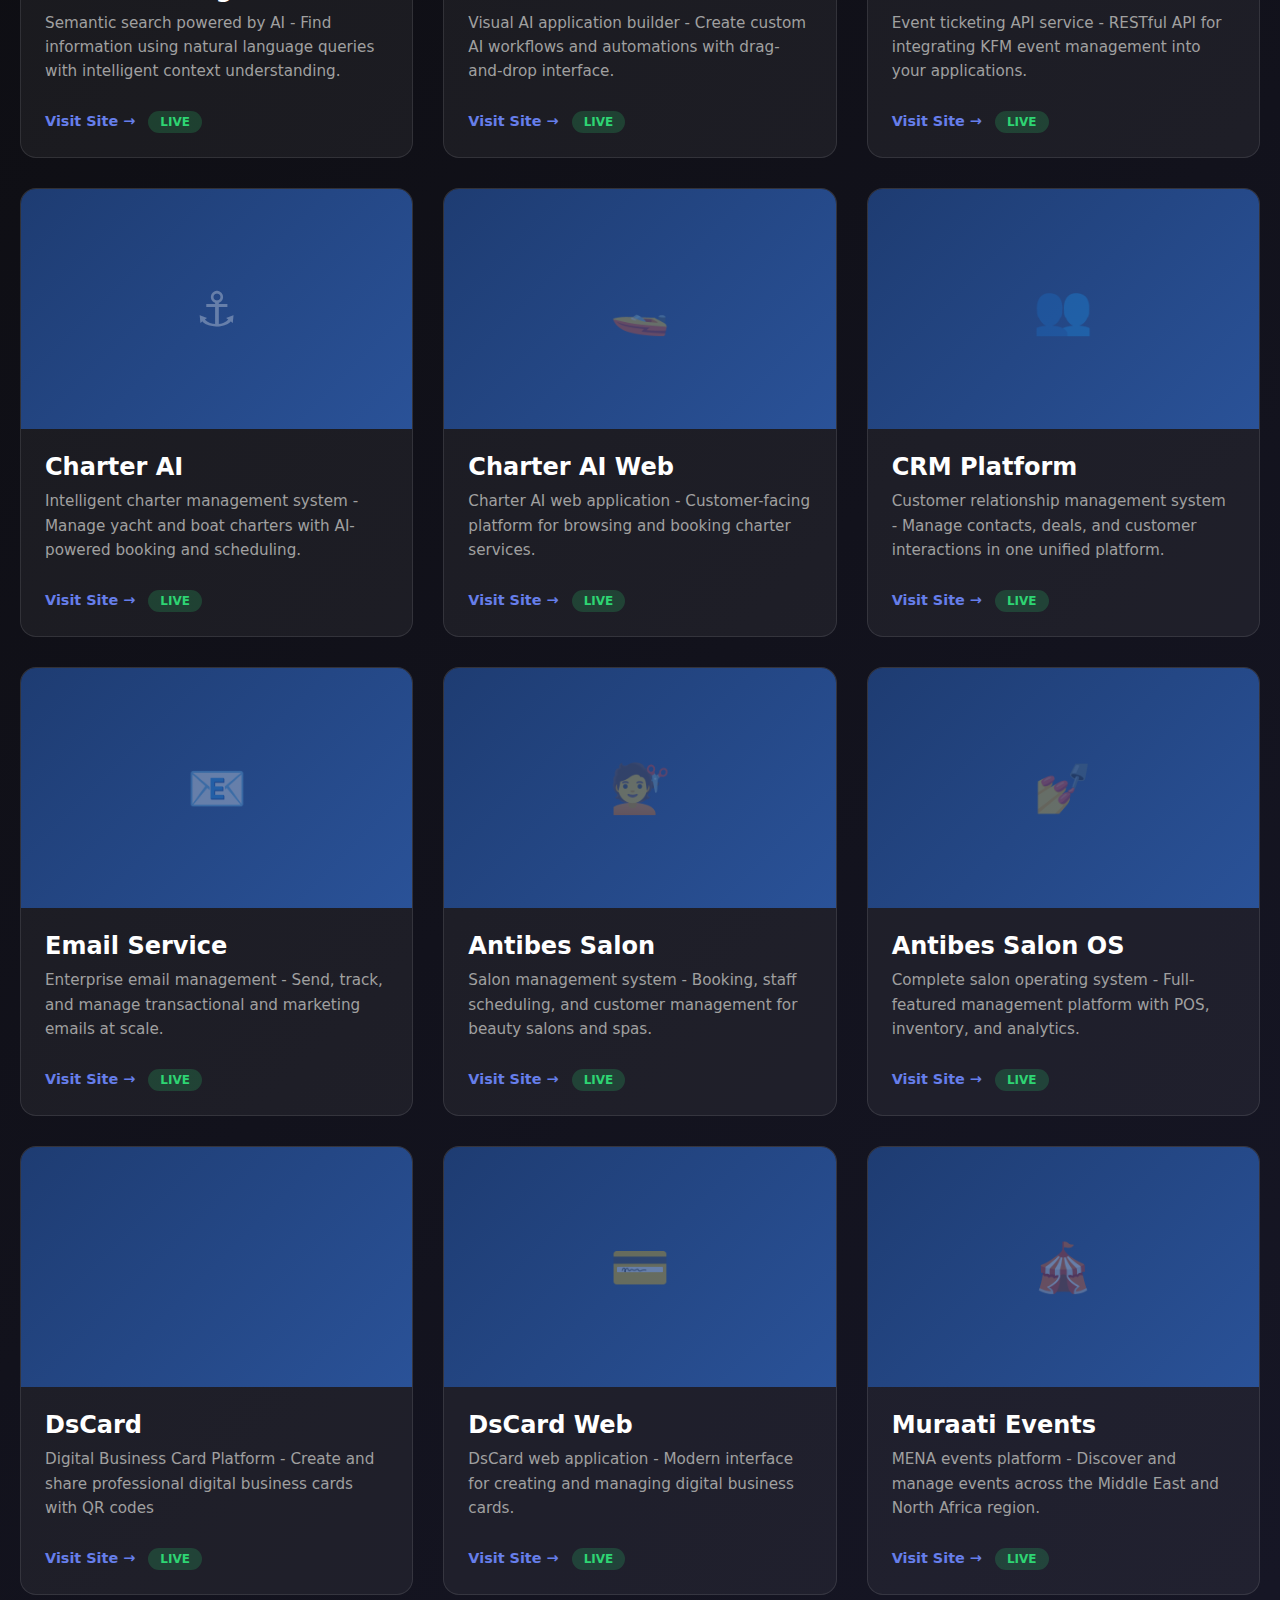
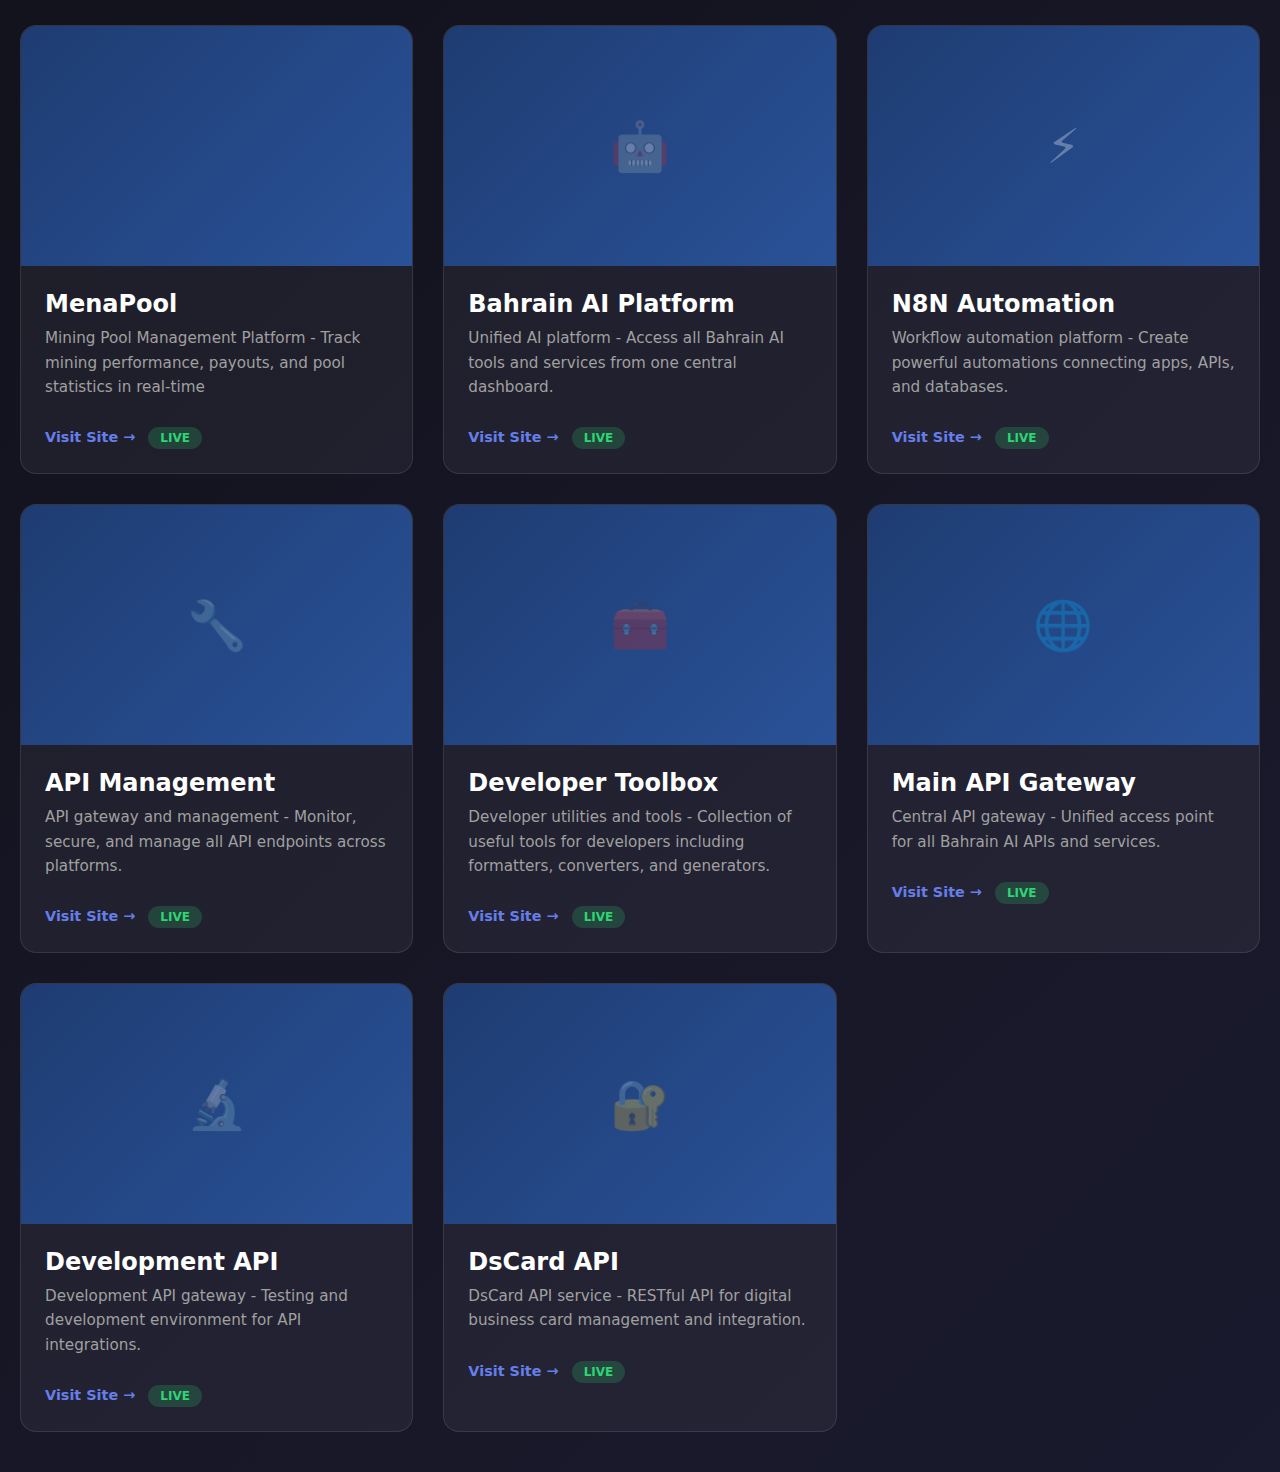
<file: projects.html>
<!DOCTYPE html>
<html lang="en">
<head>
    <meta charset="UTF-8">
    <meta name="viewport" content="width=device-width, initial-scale=1.0">
    <link rel="icon" href="/sss-icon-192x192.png" type="image/png">
    <title>TechSierra Projects - Tech Sierra Solutions</title>
    <meta name="description" content="Explore all projects by Tech Sierra Solutions - 70+ AI-powered applications">
    <meta property="og:title" content="TechSierra Projects" />
    <meta property="og:description" content="Explore all projects by Tech Sierra Solutions - 70+ AI-powered applications" />
    <meta property="og:image" content="https://techsierrasolutions.com/sss-icon-512x512.png" />
    <meta property="og:type" content="website" />
    <meta property="og:url" content="https://techsierrasolutions.com/projects.html" />
    <meta name="twitter:card" content="summary_large_image" />
    <meta name="twitter:title" content="TechSierra Projects" />
    <meta name="twitter:description" content="Explore all projects by Tech Sierra Solutions" />
    <meta name="twitter:image" content="https://techsierrasolutions.com/sss-icon-512x512.png" />
    <style>
        * { margin: 0; padding: 0; box-sizing: border-box; }
        body {
            font-family: 'Inter', -apple-system, BlinkMacSystemFont, 'Segoe UI', system-ui, sans-serif;
            background: linear-gradient(135deg, #0a0a0a 0%, #1a1a2e 100%);
            color: #ffffff;
            min-height: 100vh;
            padding: 40px 20px;
        }
        .container { max-width: 1400px; margin: 0 auto; }
        header { text-align: center; margin-bottom: 60px; }
        h1 {
            font-size: 3rem;
            font-weight: 800;
            background: linear-gradient(135deg, #667eea 0%, #764ba2 100%);
            -webkit-background-clip: text;
            -webkit-text-fill-color: transparent;
            background-clip: text;
            margin-bottom: 16px;
        }
        .subtitle { font-size: 1.25rem; color: #a0a0a0; font-weight: 400; }
        .filter-tabs { display: flex; justify-content: center; gap: 12px; margin-bottom: 40px; flex-wrap: wrap; }
        .filter-tab {
            padding: 10px 24px;
            border-radius: 25px;
            background: rgba(255, 255, 255, 0.05);
            border: 1px solid rgba(255, 255, 255, 0.1);
            color: #ffffff;
            cursor: pointer;
            transition: all 0.3s ease;
            font-size: 0.95rem;
            font-weight: 500;
        }
        .filter-tab:hover { background: rgba(102, 126, 234, 0.2); border-color: rgba(102, 126, 234, 0.5); }
        .filter-tab.active { background: linear-gradient(135deg, #667eea 0%, #764ba2 100%); border-color: transparent; }
        .projects-grid {
            display: grid;
            grid-template-columns: repeat(auto-fill, minmax(380px, 1fr));
            gap: 30px;
            margin-top: 40px;
        }
        .project-card {
            background: rgba(255, 255, 255, 0.05);
            border-radius: 16px;
            overflow: hidden;
            border: 1px solid rgba(255, 255, 255, 0.1);
            transition: all 0.3s ease;
            cursor: pointer;
        }
        .project-card:hover {
            transform: translateY(-8px);
            box-shadow: 0 20px 40px rgba(102, 126, 234, 0.4);
            border-color: rgba(102, 126, 234, 0.5);
        }
        .project-preview {
            width: 100%;
            height: 240px;
            background: linear-gradient(135deg, #1e3c72 0%, #2a5298 100%);
            position: relative;
            overflow: hidden;
        }
        .project-preview iframe { width: 100%; height: 100%; border: none; pointer-events: none; transform: scale(1); }
        .project-preview .placeholder {
            display: flex;
            align-items: center;
            justify-content: center;
            height: 100%;
            font-size: 3rem;
            opacity: 0.3;
        }
        .project-info { padding: 24px; }
        .project-title { font-size: 1.5rem; font-weight: 700; margin-bottom: 8px; color: #ffffff; }
        .project-description { color: #a0a0a0; font-size: 0.95rem; line-height: 1.6; margin-bottom: 16px; }
        .project-link {
            display: inline-block;
            color: #667eea;
            text-decoration: none;
            font-weight: 600;
            font-size: 0.9rem;
            transition: color 0.2s;
        }
        .project-link:hover { color: #764ba2; }
        .status-badge {
            display: inline-block;
            padding: 4px 12px;
            border-radius: 12px;
            font-size: 0.75rem;
            font-weight: 600;
            margin-top: 12px;
            margin-left: 8px;
        }
        .status-live { background: rgba(46, 213, 115, 0.2); color: #2ed573; }
        .status-featured { background: rgba(255, 184, 0, 0.2); color: #ffb800; }
        @media (max-width: 768px) {
            .projects-grid { grid-template-columns: 1fr; }
            h1 { font-size: 2rem; }
            .filter-tabs { gap: 8px; }
            .filter-tab { padding: 8px 16px; font-size: 0.85rem; }
        }
    </style>
</head>
<body>
    <div class="container">
        <header>
            <h1>TechSierra Projects</h1>
            <p class="subtitle">Explore 26+ AI-powered applications by Tech Sierra Solutions</p>
        </header>
        <div class="filter-tabs">
            <button class="filter-tab active" data-filter="all">All Projects (26)</button>
            <button class="filter-tab" data-filter="ai">AI/ML (7)</button>
            <button class="filter-tab" data-filter="enterprise">Enterprise (8)</button>
            <button class="filter-tab" data-filter="platforms">Platforms (3)</button>
            <button class="filter-tab" data-filter="automation">Automation (2)</button>
            <button class="filter-tab" data-filter="tools">Tools (1)</button>
            <button class="filter-tab" data-filter="apis">APIs (3)</button>
        </div>
        <div class="projects-grid" id="projectsGrid">
            <div class="project-card" data-category="ai platforms" onclick="window.open('https://plugins.bahrain-ai.com', '_blank')">
                <div class="project-preview"><div class="placeholder">🔌</div></div>
                <div class="project-info">
                    <h2 class="project-title">AI Plugin System</h2>
                    <p class="project-description">No-code AI integration platform - Add AI chatbots, lead capture, and product recommenders to any website in 2 minutes.</p>
                    <a href="https://plugins.bahrain-ai.com" target="_blank" class="project-link" onclick="event.stopPropagation()">Visit Site →</a>
                    <span class="status-badge status-featured">FEATURED</span>
                    <span class="status-badge status-live">LIVE</span>
                </div>
            </div>
            <div class="project-card" data-category="ai platforms" onclick="window.open('https://kfm.bahrain-ai.com', '_blank')">
                <div class="project-preview"><div class="placeholder">🎫</div></div>
                <div class="project-info">
                    <h2 class="project-title">KFM Event Ticketing</h2>
                    <p class="project-description">AI-powered event ticketing and management platform - Manage events, sell tickets, and track attendance with intelligent automation.</p>
                    <a href="https://kfm.bahrain-ai.com" target="_blank" class="project-link" onclick="event.stopPropagation()">Visit Site →</a>
                    <span class="status-badge status-featured">FEATURED</span>
                    <span class="status-badge status-live">LIVE</span>
                </div>
            </div>
            <div class="project-card" data-category="enterprise platforms" onclick="window.open('https://palavra-web.vercel.app', '_blank')">
                <div class="project-preview"><div class="placeholder">🏨</div></div>
                <div class="project-info">
                    <h2 class="project-title">Palavra Resort</h2>
                    <p class="project-description">Luxury 5-star resort management system - Comprehensive booking, guest management, and hospitality operations platform.</p>
                    <a href="https://palavra-web.vercel.app" target="_blank" class="project-link" onclick="event.stopPropagation()">Visit Site →</a>
                    <span class="status-badge status-featured">FEATURED</span>
                    <span class="status-badge status-live">LIVE</span>
                </div>
            </div>
            <div class="project-card" data-category="automation tools" onclick="window.open('https://icc.bahrain-ai.com', '_blank')">
                <div class="project-preview"><div class="placeholder">🎛️</div></div>
                <div class="project-info">
                    <h2 class="project-title">Infrastructure Control Center</h2>
                    <p class="project-description">Real-time infrastructure monitoring and management dashboard - Monitor servers, deployments, and system health across all platforms.</p>
                    <a href="https://icc.bahrain-ai.com" target="_blank" class="project-link" onclick="event.stopPropagation()">Visit Site →</a>
                    <span class="status-badge status-featured">FEATURED</span>
                    <span class="status-badge status-live">LIVE</span>
                </div>
            </div>
            <div class="project-card" data-category="ai" onclick="window.open('https://ai-analytics.bahrain-ai.com', '_blank')">
                <div class="project-preview"><div class="placeholder">📊</div></div>
                <div class="project-info">
                    <h2 class="project-title">AI Analytics</h2>
                    <p class="project-description">Business intelligence and analytics powered by AI - Generate insights, reports, and predictions from your business data.</p>
                    <a href="https://ai-analytics.bahrain-ai.com" target="_blank" class="project-link" onclick="event.stopPropagation()">Visit Site →</a>
                    <span class="status-badge status-live">LIVE</span>
                </div>
            </div>
            <div class="project-card" data-category="ai" onclick="window.open('https://ai-research.bahrain-ai.com', '_blank')">
                <div class="project-preview"><div class="placeholder">🔬</div></div>
                <div class="project-info">
                    <h2 class="project-title">AI Research Platform</h2>
                    <p class="project-description">Advanced AI research and experimentation platform - Test models, run experiments, and analyze AI performance metrics.</p>
                    <a href="https://ai-research.bahrain-ai.com" target="_blank" class="project-link" onclick="event.stopPropagation()">Visit Site →</a>
                    <span class="status-badge status-live">LIVE</span>
                </div>
            </div>
            <div class="project-card" data-category="ai" onclick="window.open('https://ai-search.bahrain-ai.com', '_blank')">
                <div class="project-preview"><div class="placeholder">🔍</div></div>
                <div class="project-info">
                    <h2 class="project-title">AI Search Engine</h2>
                    <p class="project-description">Semantic search powered by AI - Find information using natural language queries with intelligent context understanding.</p>
                    <a href="https://ai-search.bahrain-ai.com" target="_blank" class="project-link" onclick="event.stopPropagation()">Visit Site →</a>
                    <span class="status-badge status-live">LIVE</span>
                </div>
            </div>
            <div class="project-card" data-category="ai" onclick="window.open('https://ai-builder.bahrain-ai.com', '_blank')">
                <div class="project-preview"><div class="placeholder">🛠️</div></div>
                <div class="project-info">
                    <h2 class="project-title">AI Builder Interface</h2>
                    <p class="project-description">Visual AI application builder - Create custom AI workflows and automations with drag-and-drop interface.</p>
                    <a href="https://ai-builder.bahrain-ai.com" target="_blank" class="project-link" onclick="event.stopPropagation()">Visit Site →</a>
                    <span class="status-badge status-live">LIVE</span>
                </div>
            </div>
            <div class="project-card" data-category="ai apis" onclick="window.open('https://api.kfm.bahrain-ai.com', '_blank')">
                <div class="project-preview"><div class="placeholder">🔌</div></div>
                <div class="project-info">
                    <h2 class="project-title">KFM API</h2>
                    <p class="project-description">Event ticketing API service - RESTful API for integrating KFM event management into your applications.</p>
                    <a href="https://api.kfm.bahrain-ai.com" target="_blank" class="project-link" onclick="event.stopPropagation()">Visit Site →</a>
                    <span class="status-badge status-live">LIVE</span>
                </div>
            </div>
            <div class="project-card" data-category="enterprise" onclick="window.open('https://charter-ai.bahrain-ai.com', '_blank')">
                <div class="project-preview"><div class="placeholder">⚓</div></div>
                <div class="project-info">
                    <h2 class="project-title">Charter AI</h2>
                    <p class="project-description">Intelligent charter management system - Manage yacht and boat charters with AI-powered booking and scheduling.</p>
                    <a href="https://charter-ai.bahrain-ai.com" target="_blank" class="project-link" onclick="event.stopPropagation()">Visit Site →</a>
                    <span class="status-badge status-live">LIVE</span>
                </div>
            </div>
            <div class="project-card" data-category="enterprise" onclick="window.open('https://charter-ai-webapp.vercel.app', '_blank')">
                <div class="project-preview"><div class="placeholder">🚤</div></div>
                <div class="project-info">
                    <h2 class="project-title">Charter AI Web</h2>
                    <p class="project-description">Charter AI web application - Customer-facing platform for browsing and booking charter services.</p>
                    <a href="https://charter-ai-webapp.vercel.app" target="_blank" class="project-link" onclick="event.stopPropagation()">Visit Site →</a>
                    <span class="status-badge status-live">LIVE</span>
                </div>
            </div>
            <div class="project-card" data-category="enterprise" onclick="window.open('https://crm.bahrain-ai.com', '_blank')">
                <div class="project-preview"><div class="placeholder">👥</div></div>
                <div class="project-info">
                    <h2 class="project-title">CRM Platform</h2>
                    <p class="project-description">Customer relationship management system - Manage contacts, deals, and customer interactions in one unified platform.</p>
                    <a href="https://crm.bahrain-ai.com" target="_blank" class="project-link" onclick="event.stopPropagation()">Visit Site →</a>
                    <span class="status-badge status-live">LIVE</span>
                </div>
            </div>
            <div class="project-card" data-category="enterprise" onclick="window.open('https://email.bahrain-ai.com', '_blank')">
                <div class="project-preview"><div class="placeholder">📧</div></div>
                <div class="project-info">
                    <h2 class="project-title">Email Service</h2>
                    <p class="project-description">Enterprise email management - Send, track, and manage transactional and marketing emails at scale.</p>
                    <a href="https://email.bahrain-ai.com" target="_blank" class="project-link" onclick="event.stopPropagation()">Visit Site →</a>
                    <span class="status-badge status-live">LIVE</span>
                </div>
            </div>
            <div class="project-card" data-category="enterprise" onclick="window.open('https://antibes-salon.bahrain-ai.com', '_blank')">
                <div class="project-preview"><div class="placeholder">💇</div></div>
                <div class="project-info">
                    <h2 class="project-title">Antibes Salon</h2>
                    <p class="project-description">Salon management system - Booking, staff scheduling, and customer management for beauty salons and spas.</p>
                    <a href="https://antibes-salon.bahrain-ai.com" target="_blank" class="project-link" onclick="event.stopPropagation()">Visit Site →</a>
                    <span class="status-badge status-live">LIVE</span>
                </div>
            </div>
            <div class="project-card" data-category="enterprise" onclick="window.open('https://antibes-salon-os.vercel.app', '_blank')">
                <div class="project-preview"><div class="placeholder">💅</div></div>
                <div class="project-info">
                    <h2 class="project-title">Antibes Salon OS</h2>
                    <p class="project-description">Complete salon operating system - Full-featured management platform with POS, inventory, and analytics.</p>
                    <a href="https://antibes-salon-os.vercel.app" target="_blank" class="project-link" onclick="event.stopPropagation()">Visit Site →</a>
                    <span class="status-badge status-live">LIVE</span>
                </div>
            </div>
            <div class="project-card" data-category="enterprise" onclick="window.open('https://dscard.salahuddinss.com.bh', '_blank')">
                <div class="project-preview"><iframe src="https://dscard.salahuddinss.com.bh" loading="lazy"></iframe></div>
                <div class="project-info">
                    <h2 class="project-title">DsCard</h2>
                    <p class="project-description">Digital Business Card Platform - Create and share professional digital business cards with QR codes</p>
                    <a href="https://dscard.salahuddinss.com.bh" target="_blank" class="project-link" onclick="event.stopPropagation()">Visit Site →</a>
                    <span class="status-badge status-live">LIVE</span>
                </div>
            </div>
            <div class="project-card" data-category="enterprise" onclick="window.open('https://dscard-web.vercel.app', '_blank')">
                <div class="project-preview"><div class="placeholder">💳</div></div>
                <div class="project-info">
                    <h2 class="project-title">DsCard Web</h2>
                    <p class="project-description">DsCard web application - Modern interface for creating and managing digital business cards.</p>
                    <a href="https://dscard-web.vercel.app" target="_blank" class="project-link" onclick="event.stopPropagation()">Visit Site →</a>
                    <span class="status-badge status-live">LIVE</span>
                </div>
            </div>
            <div class="project-card" data-category="platforms" onclick="window.open('https://app.muraati.ai', '_blank')">
                <div class="project-preview"><div class="placeholder">🎪</div></div>
                <div class="project-info">
                    <h2 class="project-title">Muraati Events</h2>
                    <p class="project-description">MENA events platform - Discover and manage events across the Middle East and North Africa region.</p>
                    <a href="https://app.muraati.ai" target="_blank" class="project-link" onclick="event.stopPropagation()">Visit Site →</a>
                    <span class="status-badge status-live">LIVE</span>
                </div>
            </div>
            <div class="project-card" data-category="platforms" onclick="window.open('https://app.menapool.com', '_blank')">
                <div class="project-preview"><iframe src="https://app.menapool.com" loading="lazy"></iframe></div>
                <div class="project-info">
                    <h2 class="project-title">MenaPool</h2>
                    <p class="project-description">Mining Pool Management Platform - Track mining performance, payouts, and pool statistics in real-time</p>
                    <a href="https://app.menapool.com" target="_blank" class="project-link" onclick="event.stopPropagation()">Visit Site →</a>
                    <span class="status-badge status-live">LIVE</span>
                </div>
            </div>
            <div class="project-card" data-category="platforms" onclick="window.open('https://platform.bahrain-ai.com', '_blank')">
                <div class="project-preview"><div class="placeholder">🤖</div></div>
                <div class="project-info">
                    <h2 class="project-title">Bahrain AI Platform</h2>
                    <p class="project-description">Unified AI platform - Access all Bahrain AI tools and services from one central dashboard.</p>
                    <a href="https://platform.bahrain-ai.com" target="_blank" class="project-link" onclick="event.stopPropagation()">Visit Site →</a>
                    <span class="status-badge status-live">LIVE</span>
                </div>
            </div>
            <div class="project-card" data-category="automation" onclick="window.open('https://n8n.bahrain-ai.com', '_blank')">
                <div class="project-preview"><div class="placeholder">⚡</div></div>
                <div class="project-info">
                    <h2 class="project-title">N8N Automation</h2>
                    <p class="project-description">Workflow automation platform - Create powerful automations connecting apps, APIs, and databases.</p>
                    <a href="https://n8n.bahrain-ai.com" target="_blank" class="project-link" onclick="event.stopPropagation()">Visit Site →</a>
                    <span class="status-badge status-live">LIVE</span>
                </div>
            </div>
            <div class="project-card" data-category="automation apis" onclick="window.open('https://api-manager.bahrain-ai.com', '_blank')">
                <div class="project-preview"><div class="placeholder">🔧</div></div>
                <div class="project-info">
                    <h2 class="project-title">API Management</h2>
                    <p class="project-description">API gateway and management - Monitor, secure, and manage all API endpoints across platforms.</p>
                    <a href="https://api-manager.bahrain-ai.com" target="_blank" class="project-link" onclick="event.stopPropagation()">Visit Site →</a>
                    <span class="status-badge status-live">LIVE</span>
                </div>
            </div>
            <div class="project-card" data-category="tools" onclick="window.open('https://toolbox.bahrain-ai.com', '_blank')">
                <div class="project-preview"><div class="placeholder">🧰</div></div>
                <div class="project-info">
                    <h2 class="project-title">Developer Toolbox</h2>
                    <p class="project-description">Developer utilities and tools - Collection of useful tools for developers including formatters, converters, and generators.</p>
                    <a href="https://toolbox.bahrain-ai.com" target="_blank" class="project-link" onclick="event.stopPropagation()">Visit Site →</a>
                    <span class="status-badge status-live">LIVE</span>
                </div>
            </div>
            <div class="project-card" data-category="apis" onclick="window.open('https://api.bahrain-ai.com', '_blank')">
                <div class="project-preview"><div class="placeholder">🌐</div></div>
                <div class="project-info">
                    <h2 class="project-title">Main API Gateway</h2>
                    <p class="project-description">Central API gateway - Unified access point for all Bahrain AI APIs and services.</p>
                    <a href="https://api.bahrain-ai.com" target="_blank" class="project-link" onclick="event.stopPropagation()">Visit Site →</a>
                    <span class="status-badge status-live">LIVE</span>
                </div>
            </div>
            <div class="project-card" data-category="apis" onclick="window.open('https://api-dev.bahrain-ai.com', '_blank')">
                <div class="project-preview"><div class="placeholder">🔬</div></div>
                <div class="project-info">
                    <h2 class="project-title">Development API</h2>
                    <p class="project-description">Development API gateway - Testing and development environment for API integrations.</p>
                    <a href="https://api-dev.bahrain-ai.com" target="_blank" class="project-link" onclick="event.stopPropagation()">Visit Site →</a>
                    <span class="status-badge status-live">LIVE</span>
                </div>
            </div>
            <div class="project-card" data-category="apis" onclick="window.open('https://api.dscard.salahuddinss.com.bh', '_blank')">
                <div class="project-preview"><div class="placeholder">🔐</div></div>
                <div class="project-info">
                    <h2 class="project-title">DsCard API</h2>
                    <p class="project-description">DsCard API service - RESTful API for digital business card management and integration.</p>
                    <a href="https://api.dscard.salahuddinss.com.bh" target="_blank" class="project-link" onclick="event.stopPropagation()">Visit Site →</a>
                    <span class="status-badge status-live">LIVE</span>
                </div>
            </div>
        </div>
    </div>
    <script>
        const filterTabs = document.querySelectorAll('.filter-tab');
        const projectCards = document.querySelectorAll('.project-card');
        filterTabs.forEach(tab => {
            tab.addEventListener('click', () => {
                filterTabs.forEach(t => t.classList.remove('active'));
                tab.classList.add('active');
                const filter = tab.getAttribute('data-filter');
                projectCards.forEach(card => {
                    if (filter === 'all') {
                        card.style.display = 'block';
                    } else {
                        const categories = card.getAttribute('data-category');
                        if (categories.includes(filter)) {
                            card.style.display = 'block';
                        } else {
                            card.style.display = 'none';
                        }
                    }
                });
            });
        });
    </script>
</body>
</html>
</file>
<file: assets/index-PUCXnAp1.css>
*,:before,:after{--tw-border-spacing-x: 0;--tw-border-spacing-y: 0;--tw-translate-x: 0;--tw-translate-y: 0;--tw-rotate: 0;--tw-skew-x: 0;--tw-skew-y: 0;--tw-scale-x: 1;--tw-scale-y: 1;--tw-pan-x: ;--tw-pan-y: ;--tw-pinch-zoom: ;--tw-scroll-snap-strictness: proximity;--tw-gradient-from-position: ;--tw-gradient-via-position: ;--tw-gradient-to-position: ;--tw-ordinal: ;--tw-slashed-zero: ;--tw-numeric-figure: ;--tw-numeric-spacing: ;--tw-numeric-fraction: ;--tw-ring-inset: ;--tw-ring-offset-width: 0px;--tw-ring-offset-color: #fff;--tw-ring-color: rgb(59 130 246 / .5);--tw-ring-offset-shadow: 0 0 #0000;--tw-ring-shadow: 0 0 #0000;--tw-shadow: 0 0 #0000;--tw-shadow-colored: 0 0 #0000;--tw-blur: ;--tw-brightness: ;--tw-contrast: ;--tw-grayscale: ;--tw-hue-rotate: ;--tw-invert: ;--tw-saturate: ;--tw-sepia: ;--tw-drop-shadow: ;--tw-backdrop-blur: ;--tw-backdrop-brightness: ;--tw-backdrop-contrast: ;--tw-backdrop-grayscale: ;--tw-backdrop-hue-rotate: ;--tw-backdrop-invert: ;--tw-backdrop-opacity: ;--tw-backdrop-saturate: ;--tw-backdrop-sepia: ;--tw-contain-size: ;--tw-contain-layout: ;--tw-contain-paint: ;--tw-contain-style: }::backdrop{--tw-border-spacing-x: 0;--tw-border-spacing-y: 0;--tw-translate-x: 0;--tw-translate-y: 0;--tw-rotate: 0;--tw-skew-x: 0;--tw-skew-y: 0;--tw-scale-x: 1;--tw-scale-y: 1;--tw-pan-x: ;--tw-pan-y: ;--tw-pinch-zoom: ;--tw-scroll-snap-strictness: proximity;--tw-gradient-from-position: ;--tw-gradient-via-position: ;--tw-gradient-to-position: ;--tw-ordinal: ;--tw-slashed-zero: ;--tw-numeric-figure: ;--tw-numeric-spacing: ;--tw-numeric-fraction: ;--tw-ring-inset: ;--tw-ring-offset-width: 0px;--tw-ring-offset-color: #fff;--tw-ring-color: rgb(59 130 246 / .5);--tw-ring-offset-shadow: 0 0 #0000;--tw-ring-shadow: 0 0 #0000;--tw-shadow: 0 0 #0000;--tw-shadow-colored: 0 0 #0000;--tw-blur: ;--tw-brightness: ;--tw-contrast: ;--tw-grayscale: ;--tw-hue-rotate: ;--tw-invert: ;--tw-saturate: ;--tw-sepia: ;--tw-drop-shadow: ;--tw-backdrop-blur: ;--tw-backdrop-brightness: ;--tw-backdrop-contrast: ;--tw-backdrop-grayscale: ;--tw-backdrop-hue-rotate: ;--tw-backdrop-invert: ;--tw-backdrop-opacity: ;--tw-backdrop-saturate: ;--tw-backdrop-sepia: ;--tw-contain-size: ;--tw-contain-layout: ;--tw-contain-paint: ;--tw-contain-style: }*,:before,:after{box-sizing:border-box;border-width:0;border-style:solid;border-color:#e5e7eb}:before,:after{--tw-content: ""}html,:host{line-height:1.5;-webkit-text-size-adjust:100%;-moz-tab-size:4;-o-tab-size:4;tab-size:4;font-family:ui-sans-serif,system-ui,sans-serif,"Apple Color Emoji","Segoe UI Emoji",Segoe UI Symbol,"Noto Color Emoji";font-feature-settings:normal;font-variation-settings:normal;-webkit-tap-highlight-color:transparent}body{margin:0;line-height:inherit}hr{height:0;color:inherit;border-top-width:1px}abbr:where([title]){-webkit-text-decoration:underline dotted;text-decoration:underline dotted}h1,h2,h3,h4,h5,h6{font-size:inherit;font-weight:inherit}a{color:inherit;text-decoration:inherit}b,strong{font-weight:bolder}code,kbd,samp,pre{font-family:ui-monospace,SFMono-Regular,Menlo,Monaco,Consolas,Liberation Mono,Courier New,monospace;font-feature-settings:normal;font-variation-settings:normal;font-size:1em}small{font-size:80%}sub,sup{font-size:75%;line-height:0;position:relative;vertical-align:baseline}sub{bottom:-.25em}sup{top:-.5em}table{text-indent:0;border-color:inherit;border-collapse:collapse}button,input,optgroup,select,textarea{font-family:inherit;font-feature-settings:inherit;font-variation-settings:inherit;font-size:100%;font-weight:inherit;line-height:inherit;letter-spacing:inherit;color:inherit;margin:0;padding:0}button,select{text-transform:none}button,input:where([type=button]),input:where([type=reset]),input:where([type=submit]){-webkit-appearance:button;background-color:transparent;background-image:none}:-moz-focusring{outline:auto}:-moz-ui-invalid{box-shadow:none}progress{vertical-align:baseline}::-webkit-inner-spin-button,::-webkit-outer-spin-button{height:auto}[type=search]{-webkit-appearance:textfield;outline-offset:-2px}::-webkit-search-decoration{-webkit-appearance:none}::-webkit-file-upload-button{-webkit-appearance:button;font:inherit}summary{display:list-item}blockquote,dl,dd,h1,h2,h3,h4,h5,h6,hr,figure,p,pre{margin:0}fieldset{margin:0;padding:0}legend{padding:0}ol,ul,menu{list-style:none;margin:0;padding:0}dialog{padding:0}textarea{resize:vertical}input::-moz-placeholder,textarea::-moz-placeholder{opacity:1;color:#9ca3af}input::placeholder,textarea::placeholder{opacity:1;color:#9ca3af}button,[role=button]{cursor:pointer}:disabled{cursor:default}img,svg,video,canvas,audio,iframe,embed,object{display:block;vertical-align:middle}img,video{max-width:100%;height:auto}[hidden]:where(:not([hidden=until-found])){display:none}:root{--background: 0 0% 100%;--foreground: 240 10% 3.9%;--border: 240 5.9% 90%}*{border-color:hsl(var(--border))}body{background-color:hsl(var(--background));color:hsl(var(--foreground));font-feature-settings:"rlig" 1,"calt" 1}.fixed{position:fixed}.absolute{position:absolute}.relative{position:relative}.-inset-1{top:-.25rem;right:-.25rem;bottom:-.25rem;left:-.25rem}.inset-0{top:0;right:0;bottom:0;left:0}.-top-12{top:-3rem}.bottom-20{bottom:5rem}.bottom-4{bottom:1rem}.bottom-8{bottom:2rem}.left-1\/2{left:50%}.left-14{left:3.5rem}.left-20{left:5rem}.left-3{left:.75rem}.left-4{left:1rem}.right-0{right:0}.right-20{right:5rem}.right-4{right:1rem}.top-0{top:0}.top-1\/2{top:50%}.top-20{top:5rem}.top-3{top:.75rem}.top-4{top:1rem}.-z-10{z-index:-10}.z-10{z-index:10}.z-40{z-index:40}.z-50{z-index:50}.mx-auto{margin-left:auto;margin-right:auto}.mb-1{margin-bottom:.25rem}.mb-12{margin-bottom:3rem}.mb-16{margin-bottom:4rem}.mb-2{margin-bottom:.5rem}.mb-3{margin-bottom:.75rem}.mb-4{margin-bottom:1rem}.mb-6{margin-bottom:1.5rem}.mb-8{margin-bottom:2rem}.ml-1{margin-left:.25rem}.ml-2{margin-left:.5rem}.ml-4{margin-left:1rem}.mt-1{margin-top:.25rem}.mt-12{margin-top:3rem}.mt-16{margin-top:4rem}.mt-2{margin-top:.5rem}.mt-4{margin-top:1rem}.mt-8{margin-top:2rem}.line-clamp-3{overflow:hidden;display:-webkit-box;-webkit-box-orient:vertical;-webkit-line-clamp:3}.flex{display:flex}.inline-flex{display:inline-flex}.grid{display:grid}.hidden{display:none}.aspect-\[16\/10\]{aspect-ratio:16/10}.h-10{height:2.5rem}.h-12{height:3rem}.h-14{height:3.5rem}.h-2{height:.5rem}.h-20{height:5rem}.h-3{height:.75rem}.h-32{height:8rem}.h-4{height:1rem}.h-48{height:12rem}.h-5{height:1.25rem}.h-6{height:1.5rem}.h-72{height:18rem}.h-8{height:2rem}.h-96{height:24rem}.h-\[500px\]{height:500px}.h-full{height:100%}.max-h-40{max-height:10rem}.max-h-\[70vh\]{max-height:70vh}.min-h-screen{min-height:100vh}.w-10{width:2.5rem}.w-12{width:3rem}.w-14{width:3.5rem}.w-2{width:.5rem}.w-3{width:.75rem}.w-32{width:8rem}.w-4{width:1rem}.w-5{width:1.25rem}.w-6{width:1.5rem}.w-72{width:18rem}.w-8{width:2rem}.w-96{width:24rem}.w-\[500px\]{width:500px}.w-full{width:100%}.min-w-0{min-width:0px}.max-w-2xl{max-width:42rem}.max-w-3xl{max-width:48rem}.max-w-4xl{max-width:56rem}.max-w-5xl{max-width:64rem}.max-w-7xl{max-width:80rem}.max-w-md{max-width:28rem}.flex-1{flex:1 1 0%}.flex-shrink-0{flex-shrink:0}.-translate-x-1\/2{--tw-translate-x: -50%;transform:translate(var(--tw-translate-x),var(--tw-translate-y)) rotate(var(--tw-rotate)) skew(var(--tw-skew-x)) skewY(var(--tw-skew-y)) scaleX(var(--tw-scale-x)) scaleY(var(--tw-scale-y))}.-translate-y-1\/2{--tw-translate-y: -50%;transform:translate(var(--tw-translate-x),var(--tw-translate-y)) rotate(var(--tw-rotate)) skew(var(--tw-skew-x)) skewY(var(--tw-skew-y)) scaleX(var(--tw-scale-x)) scaleY(var(--tw-scale-y))}.transform{transform:translate(var(--tw-translate-x),var(--tw-translate-y)) rotate(var(--tw-rotate)) skew(var(--tw-skew-x)) skewY(var(--tw-skew-y)) scaleX(var(--tw-scale-x)) scaleY(var(--tw-scale-y))}@keyframes gradient{0%,to{background-position:0% 50%}50%{background-position:100% 50%}}.animate-gradient{animation:gradient 8s ease infinite}@keyframes pulse{50%{opacity:.5}}.animate-pulse{animation:pulse 2s cubic-bezier(.4,0,.6,1) infinite}.cursor-pointer{cursor:pointer}.resize-none{resize:none}.grid-cols-1{grid-template-columns:repeat(1,minmax(0,1fr))}.grid-cols-2{grid-template-columns:repeat(2,minmax(0,1fr))}.grid-cols-3{grid-template-columns:repeat(3,minmax(0,1fr))}.grid-cols-4{grid-template-columns:repeat(4,minmax(0,1fr))}.flex-col{flex-direction:column}.flex-wrap{flex-wrap:wrap}.items-start{align-items:flex-start}.items-end{align-items:flex-end}.items-center{align-items:center}.justify-center{justify-content:center}.justify-between{justify-content:space-between}.gap-0{gap:0px}.gap-1{gap:.25rem}.gap-2{gap:.5rem}.gap-3{gap:.75rem}.gap-4{gap:1rem}.gap-6{gap:1.5rem}.gap-8{gap:2rem}.space-y-2>:not([hidden])~:not([hidden]){--tw-space-y-reverse: 0;margin-top:calc(.5rem * calc(1 - var(--tw-space-y-reverse)));margin-bottom:calc(.5rem * var(--tw-space-y-reverse))}.space-y-3>:not([hidden])~:not([hidden]){--tw-space-y-reverse: 0;margin-top:calc(.75rem * calc(1 - var(--tw-space-y-reverse)));margin-bottom:calc(.75rem * var(--tw-space-y-reverse))}.space-y-4>:not([hidden])~:not([hidden]){--tw-space-y-reverse: 0;margin-top:calc(1rem * calc(1 - var(--tw-space-y-reverse)));margin-bottom:calc(1rem * var(--tw-space-y-reverse))}.space-y-6>:not([hidden])~:not([hidden]){--tw-space-y-reverse: 0;margin-top:calc(1.5rem * calc(1 - var(--tw-space-y-reverse)));margin-bottom:calc(1.5rem * var(--tw-space-y-reverse))}.overflow-auto{overflow:auto}.overflow-hidden{overflow:hidden}.overflow-y-auto{overflow-y:auto}.overflow-x-hidden{overflow-x:hidden}.whitespace-nowrap{white-space:nowrap}.whitespace-pre-wrap{white-space:pre-wrap}.break-all{word-break:break-all}.rounded{border-radius:.25rem}.rounded-2xl{border-radius:1rem}.rounded-full{border-radius:9999px}.rounded-lg{border-radius:.5rem}.rounded-md{border-radius:.375rem}.rounded-sm{border-radius:.125rem}.rounded-xl{border-radius:.75rem}.rounded-t{border-top-left-radius:.25rem;border-top-right-radius:.25rem}.border{border-width:1px}.border-2{border-width:2px}.border-b{border-bottom-width:1px}.border-t{border-top-width:1px}.border-blue-700\/50{border-color:#1d4ed880}.border-gray-600{--tw-border-opacity: 1;border-color:rgb(75 85 99 / var(--tw-border-opacity, 1))}.border-gray-700{--tw-border-opacity: 1;border-color:rgb(55 65 81 / var(--tw-border-opacity, 1))}.border-purple-500\/20{border-color:#a855f733}.border-purple-500\/30{border-color:#a855f74d}.border-white\/10{border-color:#ffffff1a}.border-white\/20{border-color:#fff3}.border-white\/30{border-color:#ffffff4d}.border-white\/5{border-color:#ffffff0d}.bg-black{--tw-bg-opacity: 1;background-color:rgb(0 0 0 / var(--tw-bg-opacity, 1))}.bg-black\/30{background-color:#0000004d}.bg-black\/40{background-color:#0006}.bg-black\/50{background-color:#00000080}.bg-black\/80{background-color:#000c}.bg-black\/95{background-color:#000000f2}.bg-blue-500\/10{background-color:#3b82f61a}.bg-blue-500\/20{background-color:#3b82f633}.bg-blue-900\/30{background-color:#1e3a8a4d}.bg-gray-500\/20{background-color:#6b728033}.bg-gray-800{--tw-bg-opacity: 1;background-color:rgb(31 41 55 / var(--tw-bg-opacity, 1))}.bg-gray-900{--tw-bg-opacity: 1;background-color:rgb(17 24 39 / var(--tw-bg-opacity, 1))}.bg-gray-900\/50{background-color:#11182780}.bg-gray-900\/90{background-color:#111827e6}.bg-gray-900\/95{background-color:#111827f2}.bg-green-500{--tw-bg-opacity: 1;background-color:rgb(34 197 94 / var(--tw-bg-opacity, 1))}.bg-green-500\/20{background-color:#22c55e33}.bg-green-600{--tw-bg-opacity: 1;background-color:rgb(22 163 74 / var(--tw-bg-opacity, 1))}.bg-pink-500\/5{background-color:#ec48990d}.bg-purple-500{--tw-bg-opacity: 1;background-color:rgb(168 85 247 / var(--tw-bg-opacity, 1))}.bg-purple-500\/10{background-color:#a855f71a}.bg-purple-500\/20{background-color:#a855f733}.bg-purple-600{--tw-bg-opacity: 1;background-color:rgb(147 51 234 / var(--tw-bg-opacity, 1))}.bg-purple-600\/80{background-color:#9333eacc}.bg-red-500{--tw-bg-opacity: 1;background-color:rgb(239 68 68 / var(--tw-bg-opacity, 1))}.bg-transparent{background-color:transparent}.bg-white\/10{background-color:#ffffff1a}.bg-white\/20{background-color:#fff3}.bg-white\/5{background-color:#ffffff0d}.bg-yellow-500{--tw-bg-opacity: 1;background-color:rgb(234 179 8 / var(--tw-bg-opacity, 1))}.bg-yellow-500\/20{background-color:#eab30833}.bg-gradient-to-b{background-image:linear-gradient(to bottom,var(--tw-gradient-stops))}.bg-gradient-to-br{background-image:linear-gradient(to bottom right,var(--tw-gradient-stops))}.bg-gradient-to-r{background-image:linear-gradient(to right,var(--tw-gradient-stops))}.bg-gradient-to-t{background-image:linear-gradient(to top,var(--tw-gradient-stops))}.from-black{--tw-gradient-from: #000 var(--tw-gradient-from-position);--tw-gradient-to: rgb(0 0 0 / 0) var(--tw-gradient-to-position);--tw-gradient-stops: var(--tw-gradient-from), var(--tw-gradient-to)}.from-black\/50{--tw-gradient-from: rgb(0 0 0 / .5) var(--tw-gradient-from-position);--tw-gradient-to: rgb(0 0 0 / 0) var(--tw-gradient-to-position);--tw-gradient-stops: var(--tw-gradient-from), var(--tw-gradient-to)}.from-gray-800{--tw-gradient-from: #1f2937 var(--tw-gradient-from-position);--tw-gradient-to: rgb(31 41 55 / 0) var(--tw-gradient-to-position);--tw-gradient-stops: var(--tw-gradient-from), var(--tw-gradient-to)}.from-gray-900{--tw-gradient-from: #111827 var(--tw-gradient-from-position);--tw-gradient-to: rgb(17 24 39 / 0) var(--tw-gradient-to-position);--tw-gradient-stops: var(--tw-gradient-from), var(--tw-gradient-to)}.from-purple-600{--tw-gradient-from: #9333ea var(--tw-gradient-from-position);--tw-gradient-to: rgb(147 51 234 / 0) var(--tw-gradient-to-position);--tw-gradient-stops: var(--tw-gradient-from), var(--tw-gradient-to)}.from-purple-600\/10{--tw-gradient-from: rgb(147 51 234 / .1) var(--tw-gradient-from-position);--tw-gradient-to: rgb(147 51 234 / 0) var(--tw-gradient-to-position);--tw-gradient-stops: var(--tw-gradient-from), var(--tw-gradient-to)}.from-purple-600\/20{--tw-gradient-from: rgb(147 51 234 / .2) var(--tw-gradient-from-position);--tw-gradient-to: rgb(147 51 234 / 0) var(--tw-gradient-to-position);--tw-gradient-stops: var(--tw-gradient-from), var(--tw-gradient-to)}.from-purple-900\/10{--tw-gradient-from: rgb(88 28 135 / .1) var(--tw-gradient-from-position);--tw-gradient-to: rgb(88 28 135 / 0) var(--tw-gradient-to-position);--tw-gradient-stops: var(--tw-gradient-from), var(--tw-gradient-to)}.from-purple-900\/20{--tw-gradient-from: rgb(88 28 135 / .2) var(--tw-gradient-from-position);--tw-gradient-to: rgb(88 28 135 / 0) var(--tw-gradient-to-position);--tw-gradient-stops: var(--tw-gradient-from), var(--tw-gradient-to)}.from-transparent{--tw-gradient-from: transparent var(--tw-gradient-from-position);--tw-gradient-to: rgb(0 0 0 / 0) var(--tw-gradient-to-position);--tw-gradient-stops: var(--tw-gradient-from), var(--tw-gradient-to)}.from-yellow-500{--tw-gradient-from: #eab308 var(--tw-gradient-from-position);--tw-gradient-to: rgb(234 179 8 / 0) var(--tw-gradient-to-position);--tw-gradient-stops: var(--tw-gradient-from), var(--tw-gradient-to)}.via-black{--tw-gradient-to: rgb(0 0 0 / 0) var(--tw-gradient-to-position);--tw-gradient-stops: var(--tw-gradient-from), #000 var(--tw-gradient-via-position), var(--tw-gradient-to)}.via-pink-600{--tw-gradient-to: rgb(219 39 119 / 0) var(--tw-gradient-to-position);--tw-gradient-stops: var(--tw-gradient-from), #db2777 var(--tw-gradient-via-position), var(--tw-gradient-to)}.to-blue-600{--tw-gradient-to: #2563eb var(--tw-gradient-to-position)}.to-blue-600\/10{--tw-gradient-to: rgb(37 99 235 / .1) var(--tw-gradient-to-position)}.to-blue-600\/20{--tw-gradient-to: rgb(37 99 235 / .2) var(--tw-gradient-to-position)}.to-blue-900\/20{--tw-gradient-to: rgb(30 58 138 / .2) var(--tw-gradient-to-position)}.to-gray-800{--tw-gradient-to: #1f2937 var(--tw-gradient-to-position)}.to-gray-900{--tw-gradient-to: #111827 var(--tw-gradient-to-position)}.to-orange-500{--tw-gradient-to: #f97316 var(--tw-gradient-to-position)}.to-purple-900\/10{--tw-gradient-to: rgb(88 28 135 / .1) var(--tw-gradient-to-position)}.to-transparent{--tw-gradient-to: transparent var(--tw-gradient-to-position)}.bg-clip-text{-webkit-background-clip:text;background-clip:text}.object-contain{-o-object-fit:contain;object-fit:contain}.p-1{padding:.25rem}.p-2{padding:.5rem}.p-3{padding:.75rem}.p-4{padding:1rem}.p-6{padding:1.5rem}.p-8{padding:2rem}.px-2{padding-left:.5rem;padding-right:.5rem}.px-3{padding-left:.75rem;padding-right:.75rem}.px-4{padding-left:1rem;padding-right:1rem}.px-6{padding-left:1.5rem;padding-right:1.5rem}.px-8{padding-left:2rem;padding-right:2rem}.py-1{padding-top:.25rem;padding-bottom:.25rem}.py-12{padding-top:3rem;padding-bottom:3rem}.py-2{padding-top:.5rem;padding-bottom:.5rem}.py-20{padding-top:5rem;padding-bottom:5rem}.py-24{padding-top:6rem;padding-bottom:6rem}.py-3{padding-top:.75rem;padding-bottom:.75rem}.py-4{padding-top:1rem;padding-bottom:1rem}.pb-2{padding-bottom:.5rem}.pt-2{padding-top:.5rem}.pt-4{padding-top:1rem}.pt-6{padding-top:1.5rem}.pt-8{padding-top:2rem}.text-left{text-align:left}.text-center{text-align:center}.font-mono{font-family:ui-monospace,SFMono-Regular,Menlo,Monaco,Consolas,Liberation Mono,Courier New,monospace}.text-2xl{font-size:1.5rem;line-height:2rem}.text-3xl{font-size:1.875rem;line-height:2.25rem}.text-4xl{font-size:2.25rem;line-height:2.5rem}.text-5xl{font-size:3rem;line-height:1}.text-6xl{font-size:3.75rem;line-height:1}.text-lg{font-size:1.125rem;line-height:1.75rem}.text-sm{font-size:.875rem;line-height:1.25rem}.text-xl{font-size:1.25rem;line-height:1.75rem}.text-xs{font-size:.75rem;line-height:1rem}.font-black{font-weight:900}.font-bold{font-weight:700}.font-medium{font-weight:500}.font-semibold{font-weight:600}.italic{font-style:italic}.leading-relaxed{line-height:1.625}.tracking-tight{letter-spacing:-.025em}.text-blue-300{--tw-text-opacity: 1;color:rgb(147 197 253 / var(--tw-text-opacity, 1))}.text-blue-400{--tw-text-opacity: 1;color:rgb(96 165 250 / var(--tw-text-opacity, 1))}.text-cyan-400{--tw-text-opacity: 1;color:rgb(34 211 238 / var(--tw-text-opacity, 1))}.text-gray-300{--tw-text-opacity: 1;color:rgb(209 213 219 / var(--tw-text-opacity, 1))}.text-gray-400{--tw-text-opacity: 1;color:rgb(156 163 175 / var(--tw-text-opacity, 1))}.text-gray-500{--tw-text-opacity: 1;color:rgb(107 114 128 / var(--tw-text-opacity, 1))}.text-gray-600{--tw-text-opacity: 1;color:rgb(75 85 99 / var(--tw-text-opacity, 1))}.text-green-400{--tw-text-opacity: 1;color:rgb(74 222 128 / var(--tw-text-opacity, 1))}.text-green-500{--tw-text-opacity: 1;color:rgb(34 197 94 / var(--tw-text-opacity, 1))}.text-indigo-400{--tw-text-opacity: 1;color:rgb(129 140 248 / var(--tw-text-opacity, 1))}.text-orange-400{--tw-text-opacity: 1;color:rgb(251 146 60 / var(--tw-text-opacity, 1))}.text-pink-400{--tw-text-opacity: 1;color:rgb(244 114 182 / var(--tw-text-opacity, 1))}.text-purple-300{--tw-text-opacity: 1;color:rgb(216 180 254 / var(--tw-text-opacity, 1))}.text-purple-400{--tw-text-opacity: 1;color:rgb(192 132 252 / var(--tw-text-opacity, 1))}.text-red-400{--tw-text-opacity: 1;color:rgb(248 113 113 / var(--tw-text-opacity, 1))}.text-transparent{color:transparent}.text-white{--tw-text-opacity: 1;color:rgb(255 255 255 / var(--tw-text-opacity, 1))}.text-white\/30{color:#ffffff4d}.text-yellow-400{--tw-text-opacity: 1;color:rgb(250 204 21 / var(--tw-text-opacity, 1))}.opacity-0{opacity:0}.opacity-20{opacity:.2}.opacity-50{opacity:.5}.shadow-2xl{--tw-shadow: 0 25px 50px -12px rgb(0 0 0 / .25);--tw-shadow-colored: 0 25px 50px -12px var(--tw-shadow-color);box-shadow:var(--tw-ring-offset-shadow, 0 0 #0000),var(--tw-ring-shadow, 0 0 #0000),var(--tw-shadow)}.shadow-lg{--tw-shadow: 0 10px 15px -3px rgb(0 0 0 / .1), 0 4px 6px -4px rgb(0 0 0 / .1);--tw-shadow-colored: 0 10px 15px -3px var(--tw-shadow-color), 0 4px 6px -4px var(--tw-shadow-color);box-shadow:var(--tw-ring-offset-shadow, 0 0 #0000),var(--tw-ring-shadow, 0 0 #0000),var(--tw-shadow)}.shadow-purple-500\/25{--tw-shadow-color: rgb(168 85 247 / .25);--tw-shadow: var(--tw-shadow-colored)}.outline-none{outline:2px solid transparent;outline-offset:2px}.blur-3xl{--tw-blur: blur(64px);filter:var(--tw-blur) var(--tw-brightness) var(--tw-contrast) var(--tw-grayscale) var(--tw-hue-rotate) var(--tw-invert) var(--tw-saturate) var(--tw-sepia) var(--tw-drop-shadow)}.blur-lg{--tw-blur: blur(16px);filter:var(--tw-blur) var(--tw-brightness) var(--tw-contrast) var(--tw-grayscale) var(--tw-hue-rotate) var(--tw-invert) var(--tw-saturate) var(--tw-sepia) var(--tw-drop-shadow)}.filter{filter:var(--tw-blur) var(--tw-brightness) var(--tw-contrast) var(--tw-grayscale) var(--tw-hue-rotate) var(--tw-invert) var(--tw-saturate) var(--tw-sepia) var(--tw-drop-shadow)}.backdrop-blur-sm{--tw-backdrop-blur: blur(4px);-webkit-backdrop-filter:var(--tw-backdrop-blur) var(--tw-backdrop-brightness) var(--tw-backdrop-contrast) var(--tw-backdrop-grayscale) var(--tw-backdrop-hue-rotate) var(--tw-backdrop-invert) var(--tw-backdrop-opacity) var(--tw-backdrop-saturate) var(--tw-backdrop-sepia);backdrop-filter:var(--tw-backdrop-blur) var(--tw-backdrop-brightness) var(--tw-backdrop-contrast) var(--tw-backdrop-grayscale) var(--tw-backdrop-hue-rotate) var(--tw-backdrop-invert) var(--tw-backdrop-opacity) var(--tw-backdrop-saturate) var(--tw-backdrop-sepia)}.backdrop-blur-xl{--tw-backdrop-blur: blur(24px);-webkit-backdrop-filter:var(--tw-backdrop-blur) var(--tw-backdrop-brightness) var(--tw-backdrop-contrast) var(--tw-backdrop-grayscale) var(--tw-backdrop-hue-rotate) var(--tw-backdrop-invert) var(--tw-backdrop-opacity) var(--tw-backdrop-saturate) var(--tw-backdrop-sepia);backdrop-filter:var(--tw-backdrop-blur) var(--tw-backdrop-brightness) var(--tw-backdrop-contrast) var(--tw-backdrop-grayscale) var(--tw-backdrop-hue-rotate) var(--tw-backdrop-invert) var(--tw-backdrop-opacity) var(--tw-backdrop-saturate) var(--tw-backdrop-sepia)}.transition{transition-property:color,background-color,border-color,text-decoration-color,fill,stroke,opacity,box-shadow,transform,filter,backdrop-filter;transition-timing-function:cubic-bezier(.4,0,.2,1);transition-duration:.15s}.transition-all{transition-property:all;transition-timing-function:cubic-bezier(.4,0,.2,1);transition-duration:.15s}.transition-colors{transition-property:color,background-color,border-color,text-decoration-color,fill,stroke;transition-timing-function:cubic-bezier(.4,0,.2,1);transition-duration:.15s}.transition-opacity{transition-property:opacity;transition-timing-function:cubic-bezier(.4,0,.2,1);transition-duration:.15s}.duration-1000{transition-duration:1s}.duration-300{transition-duration:.3s}.duration-500{transition-duration:.5s}.text-gradient{background-image:linear-gradient(to right,var(--tw-gradient-stops));--tw-gradient-from: #c084fc var(--tw-gradient-from-position);--tw-gradient-to: rgb(192 132 252 / 0) var(--tw-gradient-to-position);--tw-gradient-stops: var(--tw-gradient-from), var(--tw-gradient-to);--tw-gradient-to: rgb(244 114 182 / 0) var(--tw-gradient-to-position);--tw-gradient-stops: var(--tw-gradient-from), #f472b6 var(--tw-gradient-via-position), var(--tw-gradient-to);--tw-gradient-to: #60a5fa var(--tw-gradient-to-position);-webkit-background-clip:text;background-clip:text;color:transparent}.bg-grid{background-image:linear-gradient(rgba(255,255,255,.05) 1px,transparent 1px),linear-gradient(90deg,rgba(255,255,255,.05) 1px,transparent 1px);background-size:50px 50px}::-webkit-scrollbar{width:10px}::-webkit-scrollbar-track{background:#0000001a}::-webkit-scrollbar-thumb{background:linear-gradient(to bottom,#a855f7,#3b82f6);border-radius:5px}::-webkit-scrollbar-thumb:hover{background:linear-gradient(to bottom,#9333ea,#2563eb)}html{scroll-behavior:smooth}.hover\:border-purple-500\/50:hover{border-color:#a855f780}.hover\:bg-gray-800:hover{--tw-bg-opacity: 1;background-color:rgb(31 41 55 / var(--tw-bg-opacity, 1))}.hover\:bg-gray-900\/70:hover{background-color:#111827b3}.hover\:bg-green-700:hover{--tw-bg-opacity: 1;background-color:rgb(21 128 61 / var(--tw-bg-opacity, 1))}.hover\:bg-purple-700:hover{--tw-bg-opacity: 1;background-color:rgb(126 34 206 / var(--tw-bg-opacity, 1))}.hover\:bg-white\/10:hover{background-color:#ffffff1a}.hover\:bg-white\/20:hover{background-color:#fff3}.hover\:from-purple-600\/30:hover{--tw-gradient-from: rgb(147 51 234 / .3) var(--tw-gradient-from-position);--tw-gradient-to: rgb(147 51 234 / 0) var(--tw-gradient-to-position);--tw-gradient-stops: var(--tw-gradient-from), var(--tw-gradient-to)}.hover\:from-purple-700:hover{--tw-gradient-from: #7e22ce var(--tw-gradient-from-position);--tw-gradient-to: rgb(126 34 206 / 0) var(--tw-gradient-to-position);--tw-gradient-stops: var(--tw-gradient-from), var(--tw-gradient-to)}.hover\:to-blue-600\/30:hover{--tw-gradient-to: rgb(37 99 235 / .3) var(--tw-gradient-to-position)}.hover\:to-blue-700:hover{--tw-gradient-to: #1d4ed8 var(--tw-gradient-to-position)}.hover\:text-gray-300:hover{--tw-text-opacity: 1;color:rgb(209 213 219 / var(--tw-text-opacity, 1))}.hover\:text-purple-400:hover{--tw-text-opacity: 1;color:rgb(192 132 252 / var(--tw-text-opacity, 1))}.hover\:text-white:hover{--tw-text-opacity: 1;color:rgb(255 255 255 / var(--tw-text-opacity, 1))}.hover\:opacity-100:hover{opacity:1}.hover\:opacity-90:hover{opacity:.9}.hover\:shadow-2xl:hover{--tw-shadow: 0 25px 50px -12px rgb(0 0 0 / .25);--tw-shadow-colored: 0 25px 50px -12px var(--tw-shadow-color);box-shadow:var(--tw-ring-offset-shadow, 0 0 #0000),var(--tw-ring-shadow, 0 0 #0000),var(--tw-shadow)}.hover\:shadow-lg:hover{--tw-shadow: 0 10px 15px -3px rgb(0 0 0 / .1), 0 4px 6px -4px rgb(0 0 0 / .1);--tw-shadow-colored: 0 10px 15px -3px var(--tw-shadow-color), 0 4px 6px -4px var(--tw-shadow-color);box-shadow:var(--tw-ring-offset-shadow, 0 0 #0000),var(--tw-ring-shadow, 0 0 #0000),var(--tw-shadow)}.hover\:shadow-xl:hover{--tw-shadow: 0 20px 25px -5px rgb(0 0 0 / .1), 0 8px 10px -6px rgb(0 0 0 / .1);--tw-shadow-colored: 0 20px 25px -5px var(--tw-shadow-color), 0 8px 10px -6px var(--tw-shadow-color);box-shadow:var(--tw-ring-offset-shadow, 0 0 #0000),var(--tw-ring-shadow, 0 0 #0000),var(--tw-shadow)}.hover\:shadow-purple-500\/25:hover{--tw-shadow-color: rgb(168 85 247 / .25);--tw-shadow: var(--tw-shadow-colored)}.focus\:border-purple-500:focus{--tw-border-opacity: 1;border-color:rgb(168 85 247 / var(--tw-border-opacity, 1))}.focus\:border-purple-500\/50:focus{border-color:#a855f780}.focus\:outline-none:focus{outline:2px solid transparent;outline-offset:2px}.focus\:ring-2:focus{--tw-ring-offset-shadow: var(--tw-ring-inset) 0 0 0 var(--tw-ring-offset-width) var(--tw-ring-offset-color);--tw-ring-shadow: var(--tw-ring-inset) 0 0 0 calc(2px + var(--tw-ring-offset-width)) var(--tw-ring-color);box-shadow:var(--tw-ring-offset-shadow),var(--tw-ring-shadow),var(--tw-shadow, 0 0 #0000)}.focus\:ring-purple-500:focus{--tw-ring-opacity: 1;--tw-ring-color: rgb(168 85 247 / var(--tw-ring-opacity, 1))}.disabled\:opacity-50:disabled{opacity:.5}.group:hover .group-hover\:text-blue-300{--tw-text-opacity: 1;color:rgb(147 197 253 / var(--tw-text-opacity, 1))}.group:hover .group-hover\:text-purple-300{--tw-text-opacity: 1;color:rgb(216 180 254 / var(--tw-text-opacity, 1))}.group:hover .group-hover\:text-purple-400{--tw-text-opacity: 1;color:rgb(192 132 252 / var(--tw-text-opacity, 1))}.group:hover .group-hover\:opacity-100{opacity:1}.group:hover .group-hover\:duration-200{transition-duration:.2s}@media (min-width: 768px){.md\:left-auto{left:auto}.md\:right-4{right:1rem}.md\:col-span-2{grid-column:span 2 / span 2}.md\:flex{display:flex}.md\:hidden{display:none}.md\:w-80{width:20rem}.md\:grid-cols-2{grid-template-columns:repeat(2,minmax(0,1fr))}.md\:grid-cols-3{grid-template-columns:repeat(3,minmax(0,1fr))}.md\:grid-cols-4{grid-template-columns:repeat(4,minmax(0,1fr))}.md\:grid-cols-6{grid-template-columns:repeat(6,minmax(0,1fr))}.md\:grid-cols-8{grid-template-columns:repeat(8,minmax(0,1fr))}.md\:flex-row{flex-direction:row}.md\:text-left{text-align:left}.md\:text-right{text-align:right}.md\:text-2xl{font-size:1.5rem;line-height:2rem}.md\:text-4xl{font-size:2.25rem;line-height:2.5rem}.md\:text-5xl{font-size:3rem;line-height:1}.md\:text-6xl{font-size:3.75rem;line-height:1}.md\:text-7xl{font-size:4.5rem;line-height:1}}@media (min-width: 1024px){.lg\:grid-cols-2{grid-template-columns:repeat(2,minmax(0,1fr))}.lg\:grid-cols-3{grid-template-columns:repeat(3,minmax(0,1fr))}.lg\:grid-cols-4{grid-template-columns:repeat(4,minmax(0,1fr))}.lg\:text-5xl{font-size:3rem;line-height:1}.lg\:text-8xl{font-size:6rem;line-height:1}}
</file>
